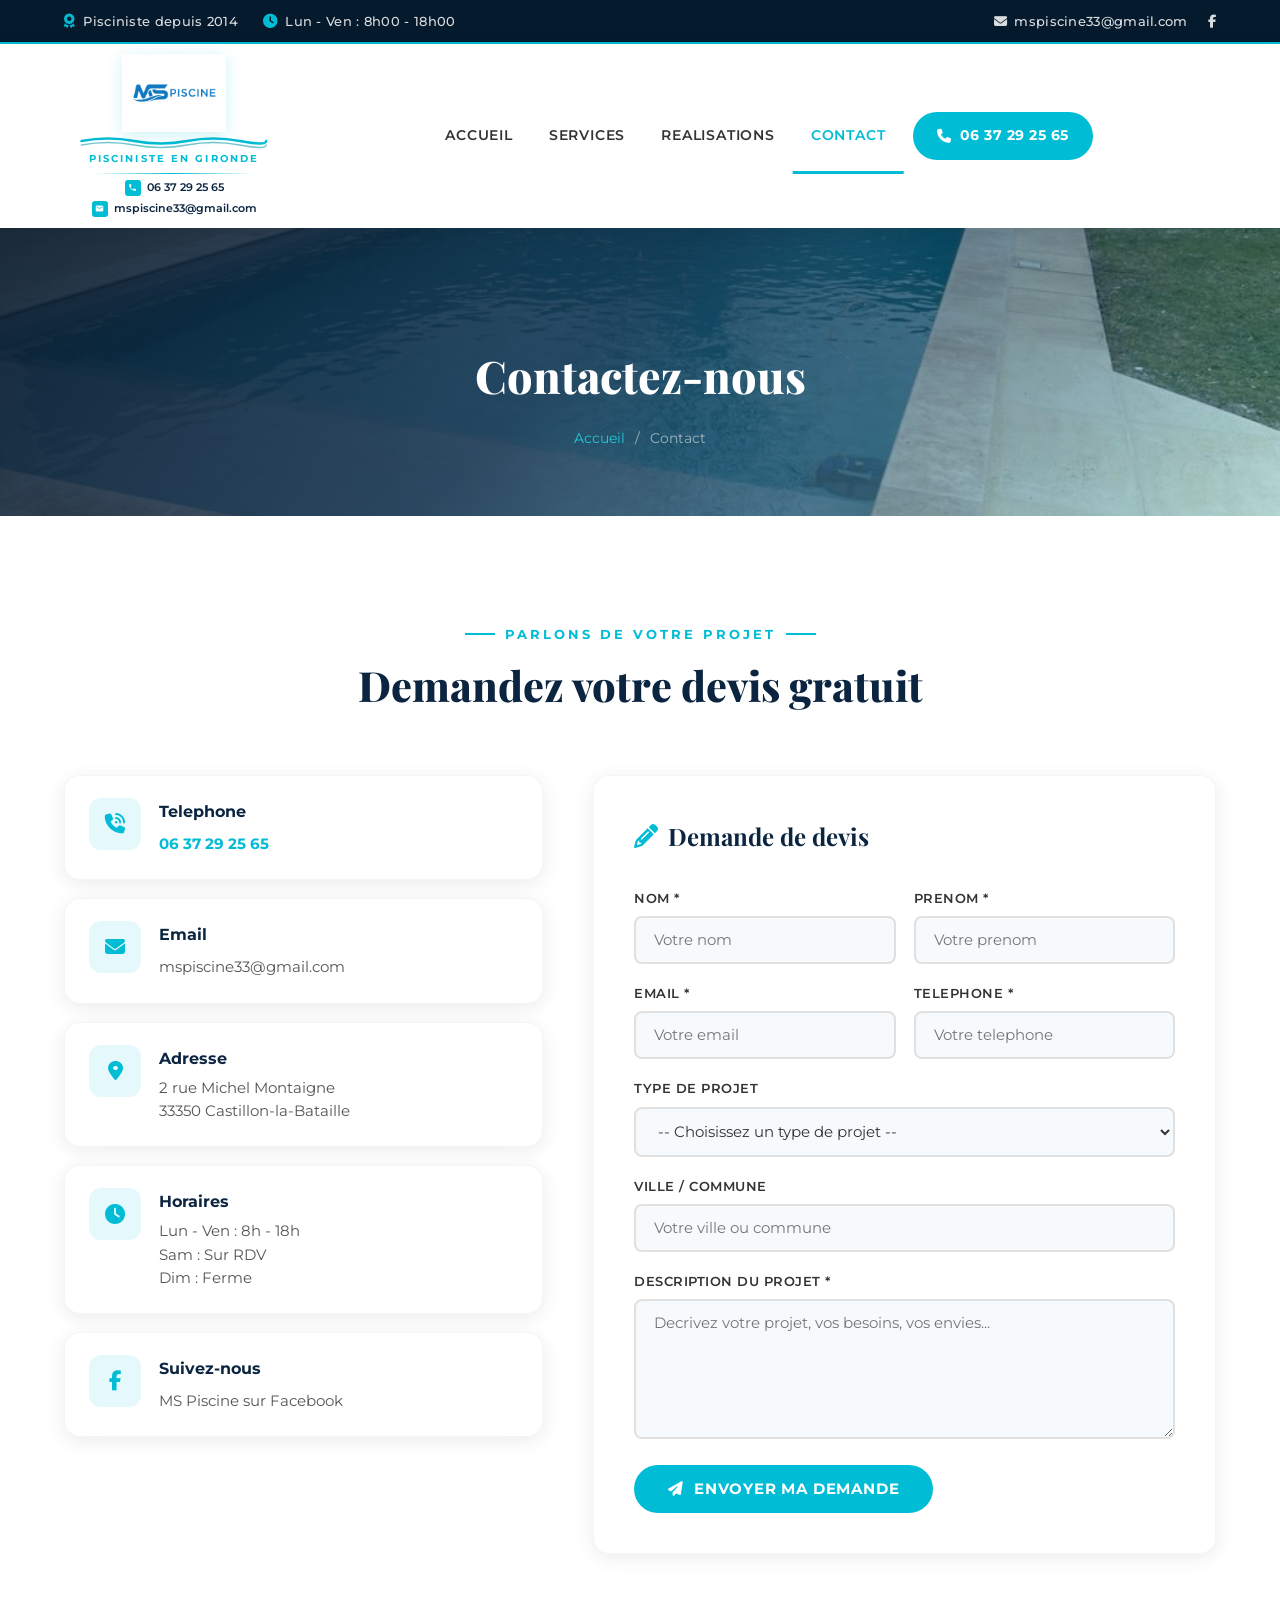
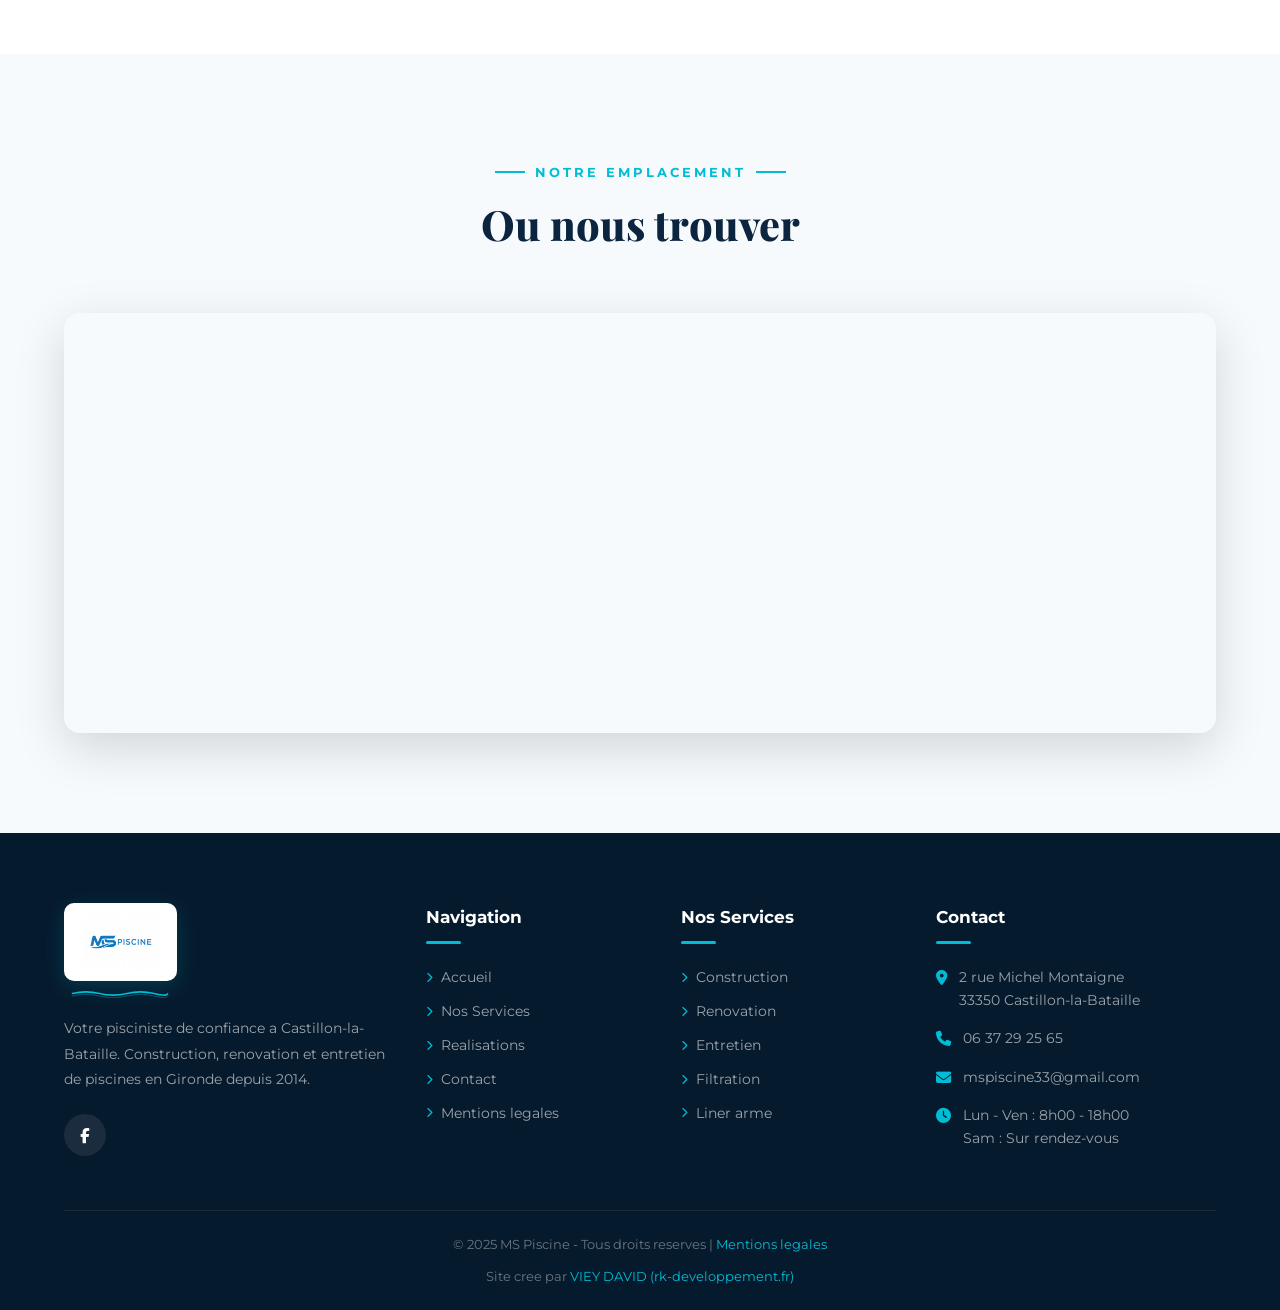
<file: contact.html>
<!DOCTYPE html>
<html lang="fr">
<head>
    <meta charset="UTF-8">
    <meta name="viewport" content="width=device-width, initial-scale=1.0">
    <meta name="description" content="Contactez MS Piscine a Castillon-la-Bataille (33350) - Demandez votre devis gratuit pour construction, renovation ou entretien de piscine. Tel : 06 37 29 25 65">
    <meta name="keywords" content="contact pisciniste, devis piscine, MS Piscine, Castillon-la-Bataille, 33350, Gironde, devis gratuit piscine">
    <meta property="og:title" content="Contact | MS Piscine - Pisciniste en Gironde">
    <meta property="og:description" content="Demandez votre devis gratuit pour votre projet de piscine. MS Piscine, pisciniste a Castillon-la-Bataille. Tel : 06 37 29 25 65.">
    <meta property="og:type" content="website">
    <meta property="og:locale" content="fr_FR">
    <title>Contact | MS Piscine - Devis Gratuit Piscine Castillon-la-Bataille (33)</title>
    <link rel="icon" href="favicon.ico" sizes="any">
    <link rel="icon" type="image/png" sizes="16x16" href="favicon-16x16.png">
    <link rel="icon" type="image/png" sizes="32x32" href="favicon-32x32.png">
    <link rel="icon" type="image/png" sizes="48x48" href="favicon-48x48.png">
    <link rel="apple-touch-icon" sizes="180x180" href="apple-touch-icon.png">
    <link rel="manifest" href="site.webmanifest">
    <meta name="theme-color" content="#00bcd4">
    <link rel="stylesheet" href="https://cdnjs.cloudflare.com/ajax/libs/font-awesome/6.5.1/css/all.min.css">
    <link rel="stylesheet" href="css/style.css">
</head>
<body>

    <!-- Preloader -->
    <div class="preloader">
        <img src="IMAGES/logo.jpg" alt="MS Piscine" class="preloader-logo">
        <div class="preloader-spinner"></div>
    </div>

    <!-- Top Bar -->
    <div class="top-bar">
        <div class="container">
            <div class="top-bar-left">
                <span><i class="fas fa-award"></i> Pisciniste depuis 2014</span>
                <span><i class="fas fa-clock"></i> Lun - Ven : 8h00 - 18h00</span>
            </div>
            <div class="top-bar-right">
                <a href="mailto:mspiscine33@gmail.com"><i class="fas fa-envelope"></i> mspiscine33@gmail.com</a>
                <a href="https://www.facebook.com/people/MS-Piscine/61552751069853/" target="_blank" rel="noopener"><i class="fab fa-facebook-f"></i></a>
            </div>
        </div>
    </div>

    <!-- Header -->
    <header class="header">
        <div class="container">
            <a href="index.html" class="logo">
                <div class="ms-logo">
                    <div class="ms-brand">
                        <img src="IMAGES/logo.jpg" alt="MS Piscine" class="ms-brand-img">
                        <svg class="ms-brand-wave" viewBox="0 0 220 14" preserveAspectRatio="none" xmlns="http://www.w3.org/2000/svg">
                            <path class="ms-wave ms-wave-1" d="M5,7 Q35,2 65,7 T125,7 T185,7 T215,7" stroke="#00bcd4" stroke-width="2.5" fill="none" stroke-linecap="round" stroke-dasharray="260" stroke-dashoffset="260"/>
                            <path class="ms-wave ms-wave-2" d="M5,11 Q35,6 65,11 T125,11 T185,11 T215,11" stroke="#0097a7" stroke-width="1.5" fill="none" opacity="0.55" stroke-linecap="round" stroke-dasharray="260" stroke-dashoffset="260"/>
                        </svg>
                    </div>
                    <div class="ms-subtitle">Pisciniste en Gironde</div>
                    <div class="ms-divider"></div>
                    <div class="ms-contact">
                        <div class="ms-contact-item"><span class="icon"><svg viewBox="0 0 24 24"><path d="M6.6 10.8c1.4 2.8 3.8 5.1 6.6 6.6l2.2-2.2c.3-.3.7-.4 1-.2 1.1.4 2.3.6 3.6.6.6 0 1 .4 1 1V20c0 .6-.4 1-1 1-9.4 0-17-7.6-17-17 0-.6.4-1 1-1h3.5c.6 0 1 .4 1 1 0 1.3.2 2.5.6 3.6.1.3 0 .7-.2 1L6.6 10.8z"/></svg></span><span>06 37 29 25 65</span></div>
                        <div class="ms-contact-item"><span class="icon"><svg viewBox="0 0 24 24"><path d="M20 4H4c-1.1 0-2 .9-2 2v12c0 1.1.9 2 2 2h16c1.1 0 2-.9 2-2V6c0-1.1-.9-2-2-2zm0 4l-8 5-8-5V6l8 5 8-5v2z"/></svg></span><span>mspiscine33@gmail.com</span></div>
                    </div>
                </div>
            </a>

            <nav class="nav-menu">
                <a href="index.html">Accueil</a>
                <a href="services.html">Services</a>
                <a href="galerie.html">Realisations</a>
                <a href="contact.html" class="active">Contact</a>
                <a href="tel:+33637292565" class="nav-cta"><i class="fas fa-phone"></i> 06 37 29 25 65</a>
            </nav>

            <a href="tel:+33637292565" class="header-phone">
                <i class="fas fa-phone-volume"></i>
                <span>06 37 29 25 65</span>
            </a>

            <div class="hamburger">
                <span></span><span></span><span></span>
            </div>
        </div>
    </header>

    <div class="nav-overlay"></div>

    <!-- ==================== PAGE HERO ==================== -->
    <section class="page-hero">
        <div class="page-hero-overlay"></div>
        <div class="container">
            <h1>Contactez-nous</h1>
            <div class="breadcrumb">
                <a href="index.html">Accueil</a>
                <span>/</span>
                <span>Contact</span>
            </div>
        </div>
    </section>

    <!-- ==================== CONTACT ==================== -->
    <section class="section" id="contact">
        <div class="container">
            <div class="section-header fade-in">
                <div class="overline">Parlons de votre projet</div>
                <h2>Demandez votre devis gratuit</h2>
            </div>

            <div class="contact-grid">
                <!-- Informations de contact -->
                <div class="contact-info-cards fade-in-left">
                    <div class="contact-info-card">
                        <div class="contact-info-icon">
                            <i class="fas fa-phone-volume"></i>
                        </div>
                        <div class="contact-info-body">
                            <h4>Telephone</h4>
                            <a href="tel:+33637292565" style="color:#00bcd4;font-weight:700;">06 37 29 25 65</a>
                        </div>
                    </div>

                    <div class="contact-info-card">
                        <div class="contact-info-icon">
                            <i class="fas fa-envelope"></i>
                        </div>
                        <div class="contact-info-body">
                            <h4>Email</h4>
                            <a href="mailto:mspiscine33@gmail.com">mspiscine33@gmail.com</a>
                        </div>
                    </div>

                    <div class="contact-info-card">
                        <div class="contact-info-icon">
                            <i class="fas fa-map-marker-alt"></i>
                        </div>
                        <div class="contact-info-body">
                            <h4>Adresse</h4>
                            <p>2 rue Michel Montaigne<br>33350 Castillon-la-Bataille</p>
                        </div>
                    </div>

                    <div class="contact-info-card">
                        <div class="contact-info-icon">
                            <i class="fas fa-clock"></i>
                        </div>
                        <div class="contact-info-body">
                            <h4>Horaires</h4>
                            <p>Lun - Ven : 8h - 18h<br>Sam : Sur RDV<br>Dim : Ferme</p>
                        </div>
                    </div>

                    <div class="contact-info-card">
                        <div class="contact-info-icon">
                            <i class="fab fa-facebook-f"></i>
                        </div>
                        <div class="contact-info-body">
                            <h4>Suivez-nous</h4>
                            <a href="https://www.facebook.com/people/MS-Piscine/61552751069853/" target="_blank" rel="noopener">MS Piscine sur Facebook</a>
                        </div>
                    </div>
                </div>

                <!-- Formulaire de contact -->
                <div class="contact-form fade-in-right">
                    <h3><i class="fas fa-pencil-alt"></i> Demande de devis</h3>
                    <div id="formFeedback" class="form-feedback" hidden></div>
                    <form id="contactForm" action="contact.php" method="POST" novalidate>
                        <input type="text" name="website" class="hp-field" tabindex="-1" autocomplete="off" aria-hidden="true">
                        <div class="form-row">
                            <div class="form-group">
                                <label for="nom">Nom *</label>
                                <input type="text" id="nom" name="nom" placeholder="Votre nom" required>
                            </div>
                            <div class="form-group">
                                <label for="prenom">Prenom *</label>
                                <input type="text" id="prenom" name="prenom" placeholder="Votre prenom" required>
                            </div>
                        </div>
                        <div class="form-row">
                            <div class="form-group">
                                <label for="email">Email *</label>
                                <input type="email" id="email" name="email" placeholder="Votre email" required>
                            </div>
                            <div class="form-group">
                                <label for="telephone">Telephone *</label>
                                <input type="tel" id="telephone" name="telephone" placeholder="Votre telephone" required>
                            </div>
                        </div>
                        <div class="form-group">
                            <label for="projet">Type de projet</label>
                            <select id="projet" name="projet">
                                <option value="" disabled selected>-- Choisissez un type de projet --</option>
                                <option value="construction">Construction de piscine</option>
                                <option value="renovation">Renovation de piscine</option>
                                <option value="entretien">Entretien de piscine</option>
                                <option value="depannage">Depannage</option>
                                <option value="liner">Liner arme</option>
                                <option value="filtration">Filtration & Equipements</option>
                                <option value="autre">Autre</option>
                            </select>
                        </div>
                        <div class="form-group">
                            <label for="ville">Ville / Commune</label>
                            <input type="text" id="ville" name="ville" placeholder="Votre ville ou commune">
                        </div>
                        <div class="form-group">
                            <label for="message">Description du projet *</label>
                            <textarea id="message" name="message" rows="5" placeholder="Decrivez votre projet, vos besoins, vos envies..." required></textarea>
                        </div>
                        <button type="submit" class="btn btn-cyan"><i class="fas fa-paper-plane"></i> Envoyer ma demande</button>
                    </form>
                </div>
            </div>
        </div>
    </section>

    <!-- ==================== CARTE ==================== -->
    <section class="section section-light" id="localisation">
        <div class="container">
            <div class="section-header fade-in">
                <div class="overline">Notre emplacement</div>
                <h2>Ou nous trouver</h2>
            </div>
            <div class="zone-map fade-in">
                <iframe
                    src="https://www.google.com/maps/embed?pb=!1m18!1m12!1m3!1d2830.5!2d-0.0395!3d44.8520!2m3!1f0!2f0!3f0!3m2!1i1024!2i768!4f13.1!3m3!1m2!1s0xd5541e12ccb9a1d%3A0x40665174813d340!2s33350%20Castillon-la-Bataille!5e0!3m2!1sfr!2sfr!4v1"
                    allowfullscreen="" loading="lazy"
                    referrerpolicy="no-referrer-when-downgrade"
                    title="MS Piscine - Castillon-la-Bataille 33350">
                </iframe>
            </div>
        </div>
    </section>

    <!-- ==================== FOOTER ==================== -->
    <footer class="footer">
        <div class="container">
            <div class="footer-grid">
                <div class="footer-col footer-about">
                    <div class="footer-logo">
                        <img src="IMAGES/logo.jpg" alt="MS Piscine">
                        <svg class="footer-brand-wave" viewBox="0 0 220 14" preserveAspectRatio="none" xmlns="http://www.w3.org/2000/svg">
                            <path d="M5,7 Q35,2 65,7 T125,7 T185,7 T215,7" stroke="#00bcd4" stroke-width="2.5" fill="none" stroke-linecap="round"/>
                            <path d="M5,11 Q35,6 65,11 T125,11 T185,11 T215,11" stroke="#0097a7" stroke-width="1.5" fill="none" opacity="0.55" stroke-linecap="round"/>
                        </svg>
                    </div>
                    <p>Votre pisciniste de confiance a Castillon-la-Bataille. Construction, renovation et entretien de piscines en Gironde depuis 2014.</p>
                    <div class="footer-socials">
                        <a href="https://www.facebook.com/people/MS-Piscine/61552751069853/" target="_blank" rel="noopener" aria-label="Facebook"><i class="fab fa-facebook-f"></i></a>
                    </div>
                </div>
                <div class="footer-col">
                    <h4>Navigation</h4>
                    <ul class="footer-links">
                        <li><a href="index.html"><i class="fas fa-chevron-right"></i> Accueil</a></li>
                        <li><a href="services.html"><i class="fas fa-chevron-right"></i> Nos Services</a></li>
                        <li><a href="galerie.html"><i class="fas fa-chevron-right"></i> Realisations</a></li>
                        <li><a href="contact.html"><i class="fas fa-chevron-right"></i> Contact</a></li>
                        <li><a href="mentions-legales.html"><i class="fas fa-chevron-right"></i> Mentions legales</a></li>
                    </ul>
                </div>
                <div class="footer-col">
                    <h4>Nos Services</h4>
                    <ul class="footer-links">
                        <li><a href="services.html#construction"><i class="fas fa-chevron-right"></i> Construction</a></li>
                        <li><a href="services.html#renovation"><i class="fas fa-chevron-right"></i> Renovation</a></li>
                        <li><a href="services.html#entretien"><i class="fas fa-chevron-right"></i> Entretien</a></li>
                        <li><a href="services.html#filtration"><i class="fas fa-chevron-right"></i> Filtration</a></li>
                        <li><a href="services.html#liner"><i class="fas fa-chevron-right"></i> Liner arme</a></li>
                    </ul>
                </div>
                <div class="footer-col">
                    <h4>Contact</h4>
                    <ul class="footer-contact">
                        <li><i class="fas fa-map-marker-alt"></i> 2 rue Michel Montaigne<br>33350 Castillon-la-Bataille</li>
                        <li><i class="fas fa-phone"></i> <a href="tel:+33637292565">06 37 29 25 65</a></li>
                        <li><i class="fas fa-envelope"></i> <a href="mailto:mspiscine33@gmail.com">mspiscine33@gmail.com</a></li>
                        <li><i class="fas fa-clock"></i> Lun - Ven : 8h00 - 18h00<br>Sam : Sur rendez-vous</li>
                    </ul>
                </div>
            </div>
            <div class="footer-bottom">
                <p>&copy; 2025 MS Piscine - Tous droits reserves | <a href="mentions-legales.html">Mentions legales</a></p>
                <p class="footer-credits">Site cree par <a href="https://rk-developpement.fr" target="_blank" rel="noopener">VIEY DAVID (rk-developpement.fr)</a></p>
            </div>
        </div>
    </footer>

    <button class="scroll-top" aria-label="Retour en haut"><i class="fas fa-arrow-up"></i></button>

    <script src="js/main.js"></script>
</body>
</html>
</file>
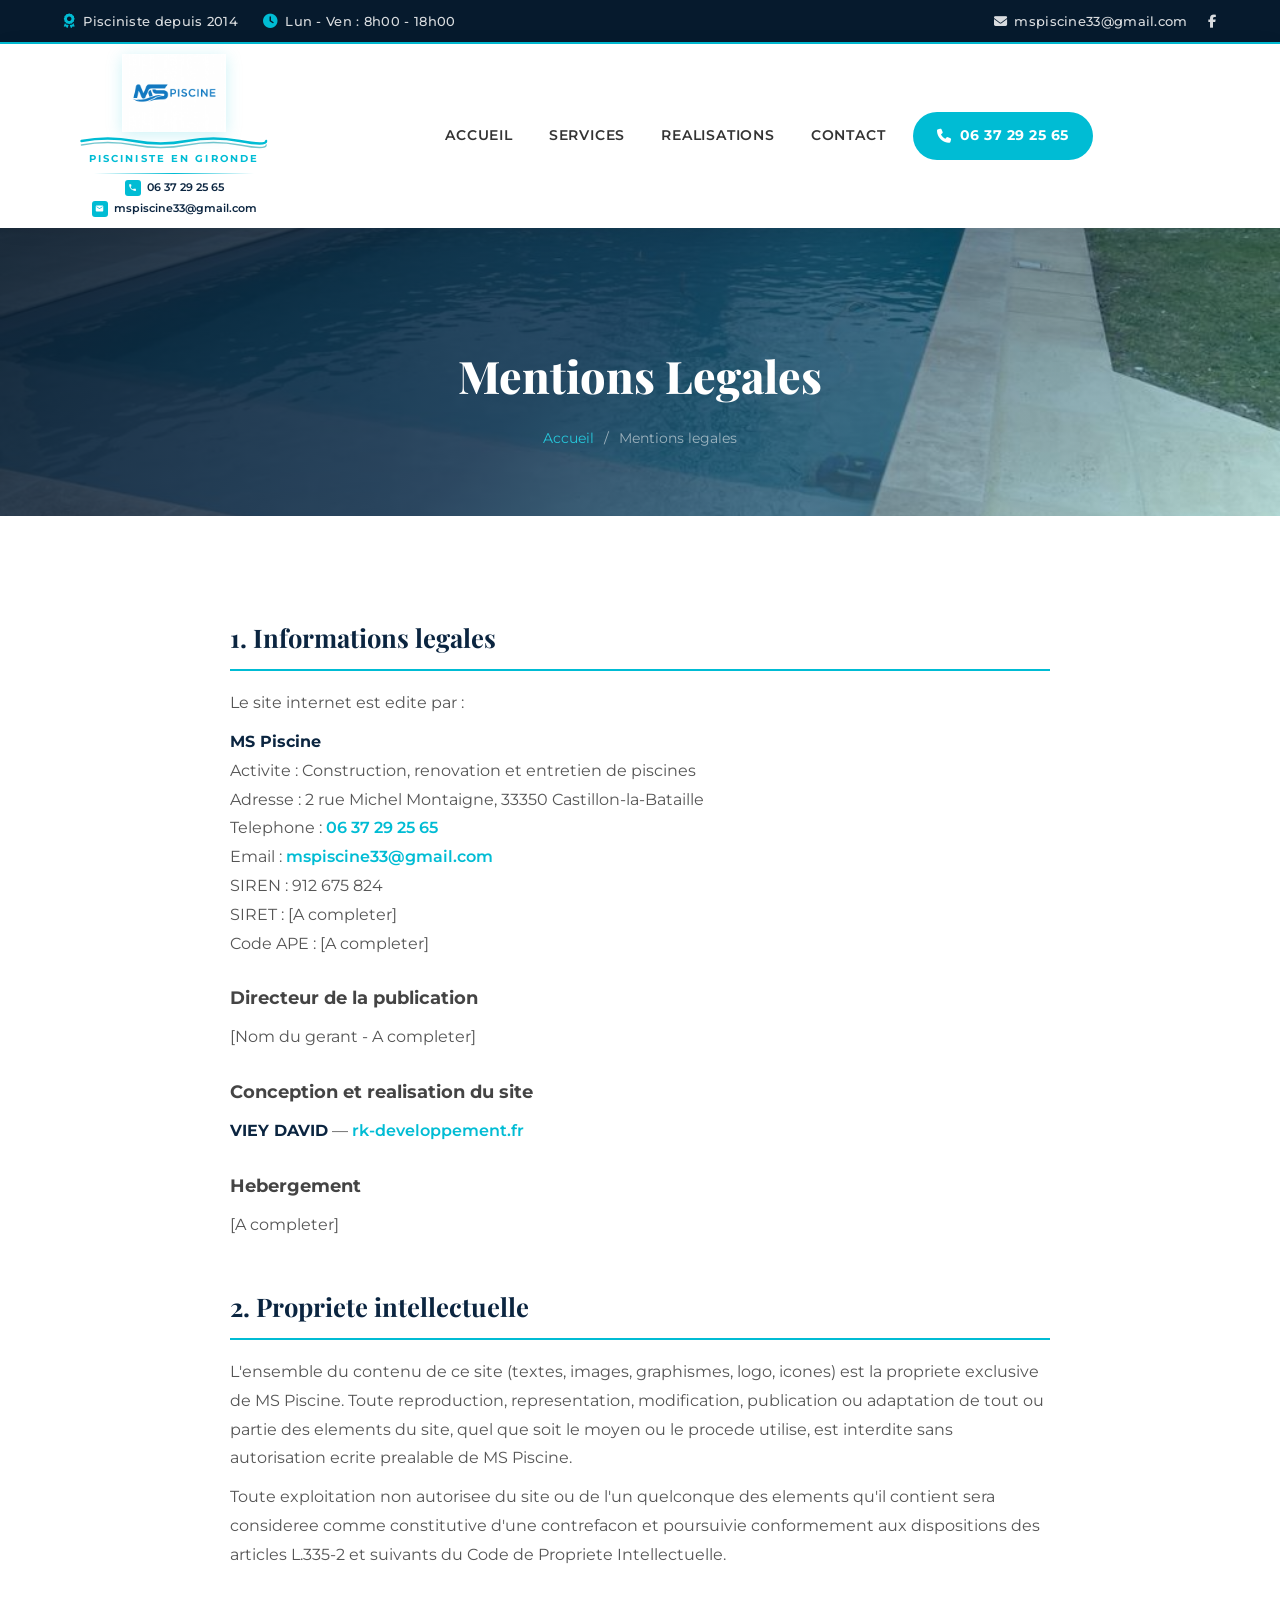
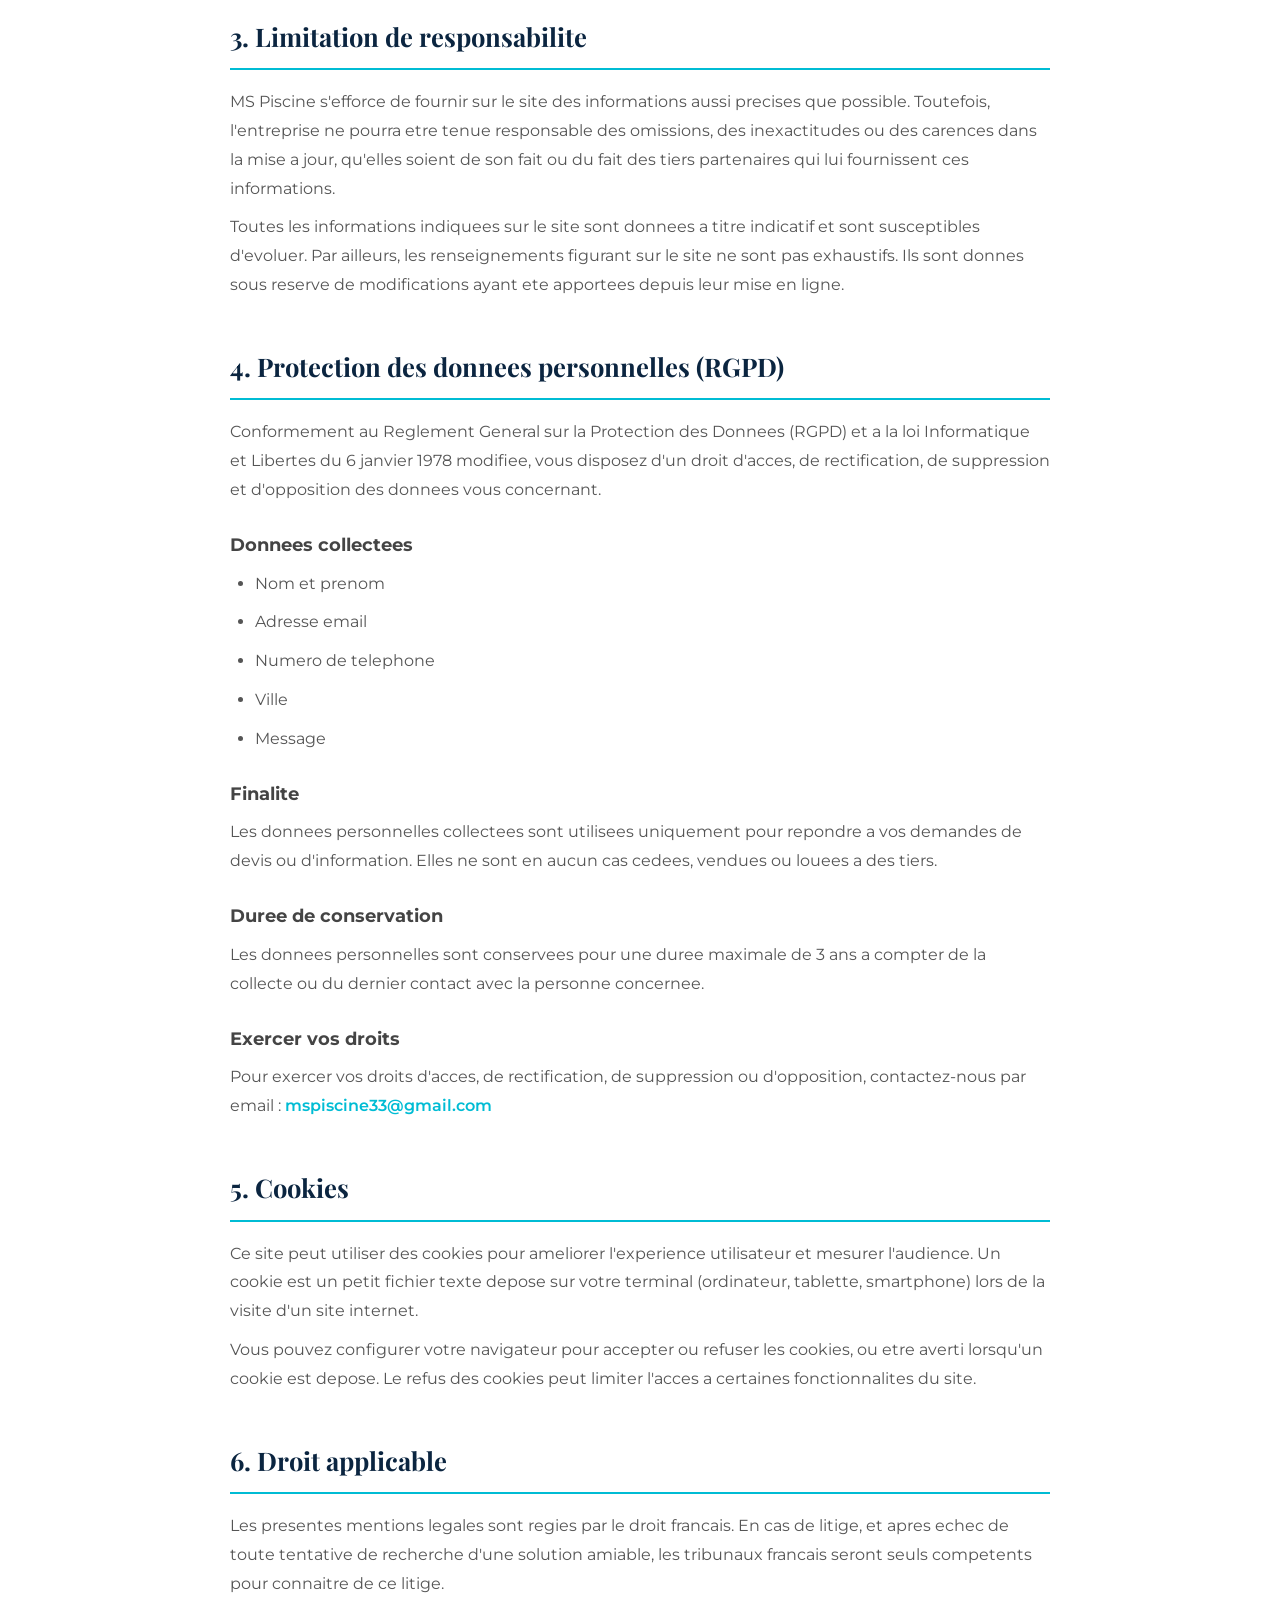
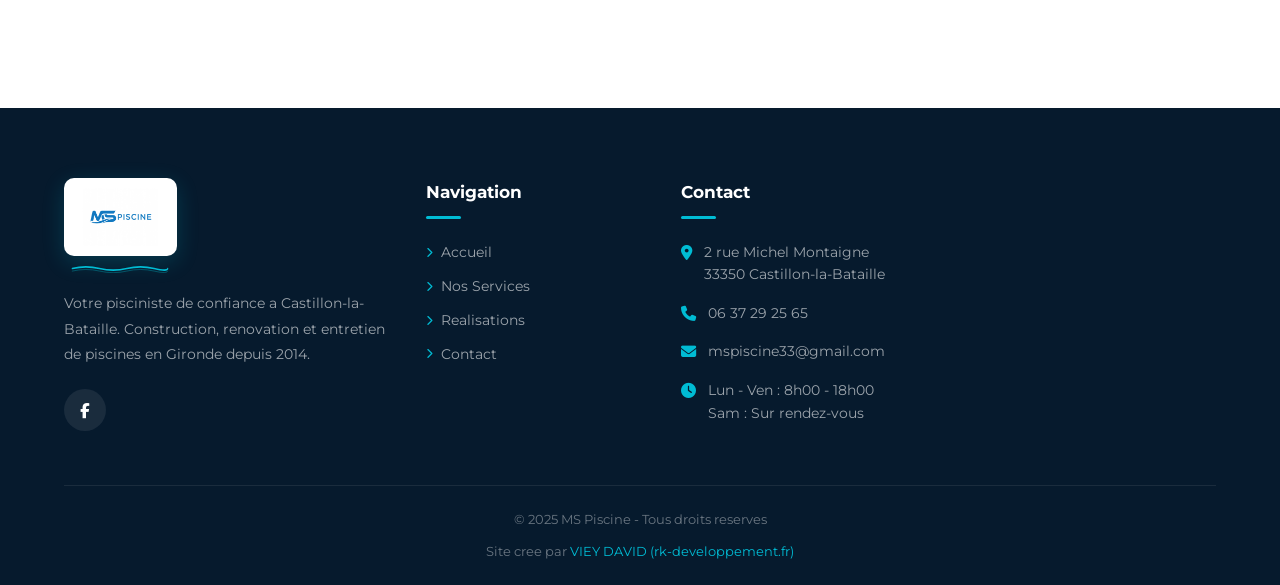
<file: mentions-legales.html>
<!DOCTYPE html>
<html lang="fr">
<head>
    <meta charset="UTF-8">
    <meta name="viewport" content="width=device-width, initial-scale=1.0">
    <meta name="description" content="Mentions legales et politique de confidentialite - MS Piscine, Castillon-la-Bataille (33350).">
    <meta name="robots" content="noindex, nofollow">
    <title>Mentions Legales | MS Piscine - Castillon-la-Bataille</title>
    <link rel="icon" href="favicon.ico" sizes="any">
    <link rel="icon" type="image/png" sizes="16x16" href="favicon-16x16.png">
    <link rel="icon" type="image/png" sizes="32x32" href="favicon-32x32.png">
    <link rel="icon" type="image/png" sizes="48x48" href="favicon-48x48.png">
    <link rel="apple-touch-icon" sizes="180x180" href="apple-touch-icon.png">
    <link rel="manifest" href="site.webmanifest">
    <meta name="theme-color" content="#00bcd4">
    <link rel="stylesheet" href="https://cdnjs.cloudflare.com/ajax/libs/font-awesome/6.5.1/css/all.min.css">
    <link rel="stylesheet" href="css/style.css">
</head>
<body>

    <!-- Top Bar -->
    <div class="top-bar">
        <div class="container">
            <div class="top-bar-left">
                <span><i class="fas fa-award"></i> Pisciniste depuis 2014</span>
                <span><i class="fas fa-clock"></i> Lun - Ven : 8h00 - 18h00</span>
            </div>
            <div class="top-bar-right">
                <a href="mailto:mspiscine33@gmail.com"><i class="fas fa-envelope"></i> mspiscine33@gmail.com</a>
                <a href="https://www.facebook.com/people/MS-Piscine/61552751069853/" target="_blank" rel="noopener"><i class="fab fa-facebook-f"></i></a>
            </div>
        </div>
    </div>

    <!-- Header -->
    <header class="header">
        <div class="container">
            <a href="index.html" class="logo">
                <div class="ms-logo">
                    <div class="ms-brand">
                        <img src="IMAGES/logo.jpg" alt="MS Piscine" class="ms-brand-img">
                        <svg class="ms-brand-wave" viewBox="0 0 220 14" preserveAspectRatio="none" xmlns="http://www.w3.org/2000/svg">
                            <path class="ms-wave ms-wave-1" d="M5,7 Q35,2 65,7 T125,7 T185,7 T215,7" stroke="#00bcd4" stroke-width="2.5" fill="none" stroke-linecap="round" stroke-dasharray="260" stroke-dashoffset="260"/>
                            <path class="ms-wave ms-wave-2" d="M5,11 Q35,6 65,11 T125,11 T185,11 T215,11" stroke="#0097a7" stroke-width="1.5" fill="none" opacity="0.55" stroke-linecap="round" stroke-dasharray="260" stroke-dashoffset="260"/>
                        </svg>
                    </div>
                    <div class="ms-subtitle">Pisciniste en Gironde</div>
                    <div class="ms-divider"></div>
                    <div class="ms-contact">
                        <div class="ms-contact-item"><span class="icon"><svg viewBox="0 0 24 24"><path d="M6.6 10.8c1.4 2.8 3.8 5.1 6.6 6.6l2.2-2.2c.3-.3.7-.4 1-.2 1.1.4 2.3.6 3.6.6.6 0 1 .4 1 1V20c0 .6-.4 1-1 1-9.4 0-17-7.6-17-17 0-.6.4-1 1-1h3.5c.6 0 1 .4 1 1 0 1.3.2 2.5.6 3.6.1.3 0 .7-.2 1L6.6 10.8z"/></svg></span><span>06 37 29 25 65</span></div>
                        <div class="ms-contact-item"><span class="icon"><svg viewBox="0 0 24 24"><path d="M20 4H4c-1.1 0-2 .9-2 2v12c0 1.1.9 2 2 2h16c1.1 0 2-.9 2-2V6c0-1.1-.9-2-2-2zm0 4l-8 5-8-5V6l8 5 8-5v2z"/></svg></span><span>mspiscine33@gmail.com</span></div>
                    </div>
                </div>
            </a>

            <nav class="nav-menu">
                <a href="index.html">Accueil</a>
                <a href="services.html">Services</a>
                <a href="galerie.html">Realisations</a>
                <a href="contact.html">Contact</a>
                <a href="tel:+33637292565" class="nav-cta"><i class="fas fa-phone"></i> 06 37 29 25 65</a>
            </nav>

            <a href="tel:+33637292565" class="header-phone">
                <i class="fas fa-phone-volume"></i>
                <span>06 37 29 25 65</span>
            </a>

            <div class="hamburger">
                <span></span><span></span><span></span>
            </div>
        </div>
    </header>

    <div class="nav-overlay"></div>

    <!-- ==================== PAGE HERO ==================== -->
    <section class="page-hero">
        <div class="container">
            <h1>Mentions Legales</h1>
            <div class="breadcrumb">
                <a href="index.html">Accueil</a><span>/</span><span>Mentions legales</span>
            </div>
        </div>
    </section>

    <!-- ==================== CONTENU MENTIONS LEGALES ==================== -->
    <section class="section">
        <div class="container">
            <div class="legal-content">

                <h2>1. Informations legales</h2>
                <p>Le site internet est edite par :</p>
                <p>
                    <strong>MS Piscine</strong><br>
                    Activite : Construction, renovation et entretien de piscines<br>
                    Adresse : 2 rue Michel Montaigne, 33350 Castillon-la-Bataille<br>
                    Telephone : <a href="tel:+33637292565">06 37 29 25 65</a><br>
                    Email : <a href="mailto:mspiscine33@gmail.com">mspiscine33@gmail.com</a><br>
                    SIREN : 912 675 824<br>
                    SIRET : [A completer]<br>
                    Code APE : [A completer]
                </p>

                <h3>Directeur de la publication</h3>
                <p>[Nom du gerant - A completer]</p>

                <h3>Conception et realisation du site</h3>
                <p><strong>VIEY DAVID</strong> &mdash; <a href="https://rk-developpement.fr" target="_blank" rel="noopener">rk-developpement.fr</a></p>

                <h3>Hebergement</h3>
                <p>[A completer]</p>

                <h2>2. Propriete intellectuelle</h2>
                <p>L'ensemble du contenu de ce site (textes, images, graphismes, logo, icones) est la propriete exclusive de MS Piscine. Toute reproduction, representation, modification, publication ou adaptation de tout ou partie des elements du site, quel que soit le moyen ou le procede utilise, est interdite sans autorisation ecrite prealable de MS Piscine.</p>
                <p>Toute exploitation non autorisee du site ou de l'un quelconque des elements qu'il contient sera consideree comme constitutive d'une contrefacon et poursuivie conformement aux dispositions des articles L.335-2 et suivants du Code de Propriete Intellectuelle.</p>

                <h2>3. Limitation de responsabilite</h2>
                <p>MS Piscine s'efforce de fournir sur le site des informations aussi precises que possible. Toutefois, l'entreprise ne pourra etre tenue responsable des omissions, des inexactitudes ou des carences dans la mise a jour, qu'elles soient de son fait ou du fait des tiers partenaires qui lui fournissent ces informations.</p>
                <p>Toutes les informations indiquees sur le site sont donnees a titre indicatif et sont susceptibles d'evoluer. Par ailleurs, les renseignements figurant sur le site ne sont pas exhaustifs. Ils sont donnes sous reserve de modifications ayant ete apportees depuis leur mise en ligne.</p>

                <h2 id="rgpd">4. Protection des donnees personnelles (RGPD)</h2>
                <p>Conformement au Reglement General sur la Protection des Donnees (RGPD) et a la loi Informatique et Libertes du 6 janvier 1978 modifiee, vous disposez d'un droit d'acces, de rectification, de suppression et d'opposition des donnees vous concernant.</p>

                <h3>Donnees collectees</h3>
                <ul>
                    <li>Nom et prenom</li>
                    <li>Adresse email</li>
                    <li>Numero de telephone</li>
                    <li>Ville</li>
                    <li>Message</li>
                </ul>

                <h3>Finalite</h3>
                <p>Les donnees personnelles collectees sont utilisees uniquement pour repondre a vos demandes de devis ou d'information. Elles ne sont en aucun cas cedees, vendues ou louees a des tiers.</p>

                <h3>Duree de conservation</h3>
                <p>Les donnees personnelles sont conservees pour une duree maximale de 3 ans a compter de la collecte ou du dernier contact avec la personne concernee.</p>

                <h3>Exercer vos droits</h3>
                <p>Pour exercer vos droits d'acces, de rectification, de suppression ou d'opposition, contactez-nous par email : <a href="mailto:mspiscine33@gmail.com">mspiscine33@gmail.com</a></p>

                <h2>5. Cookies</h2>
                <p>Ce site peut utiliser des cookies pour ameliorer l'experience utilisateur et mesurer l'audience. Un cookie est un petit fichier texte depose sur votre terminal (ordinateur, tablette, smartphone) lors de la visite d'un site internet.</p>
                <p>Vous pouvez configurer votre navigateur pour accepter ou refuser les cookies, ou etre averti lorsqu'un cookie est depose. Le refus des cookies peut limiter l'acces a certaines fonctionnalites du site.</p>

                <h2>6. Droit applicable</h2>
                <p>Les presentes mentions legales sont regies par le droit francais. En cas de litige, et apres echec de toute tentative de recherche d'une solution amiable, les tribunaux francais seront seuls competents pour connaitre de ce litige.</p>

            </div>
        </div>
    </section>

    <!-- ==================== FOOTER ==================== -->
    <footer class="footer">
        <div class="container">
            <div class="footer-grid">
                <div class="footer-col footer-about">
                    <div class="footer-logo">
                        <img src="IMAGES/logo.jpg" alt="MS Piscine">
                        <svg class="footer-brand-wave" viewBox="0 0 220 14" preserveAspectRatio="none" xmlns="http://www.w3.org/2000/svg">
                            <path d="M5,7 Q35,2 65,7 T125,7 T185,7 T215,7" stroke="#00bcd4" stroke-width="2.5" fill="none" stroke-linecap="round"/>
                            <path d="M5,11 Q35,6 65,11 T125,11 T185,11 T215,11" stroke="#0097a7" stroke-width="1.5" fill="none" opacity="0.55" stroke-linecap="round"/>
                        </svg>
                    </div>
                    <p>Votre pisciniste de confiance a Castillon-la-Bataille. Construction, renovation et entretien de piscines en Gironde depuis 2014.</p>
                    <div class="footer-socials">
                        <a href="https://www.facebook.com/people/MS-Piscine/61552751069853/" target="_blank" rel="noopener" aria-label="Facebook"><i class="fab fa-facebook-f"></i></a>
                    </div>
                </div>
                <div class="footer-col">
                    <h4>Navigation</h4>
                    <ul class="footer-links">
                        <li><a href="index.html"><i class="fas fa-chevron-right"></i> Accueil</a></li>
                        <li><a href="services.html"><i class="fas fa-chevron-right"></i> Nos Services</a></li>
                        <li><a href="galerie.html"><i class="fas fa-chevron-right"></i> Realisations</a></li>
                        <li><a href="contact.html"><i class="fas fa-chevron-right"></i> Contact</a></li>
                    </ul>
                </div>
                <div class="footer-col">
                    <h4>Contact</h4>
                    <ul class="footer-contact">
                        <li><i class="fas fa-map-marker-alt"></i> 2 rue Michel Montaigne<br>33350 Castillon-la-Bataille</li>
                        <li><i class="fas fa-phone"></i> <a href="tel:+33637292565">06 37 29 25 65</a></li>
                        <li><i class="fas fa-envelope"></i> <a href="mailto:mspiscine33@gmail.com">mspiscine33@gmail.com</a></li>
                        <li><i class="fas fa-clock"></i> Lun - Ven : 8h00 - 18h00<br>Sam : Sur rendez-vous</li>
                    </ul>
                </div>
            </div>
            <div class="footer-bottom">
                <p>&copy; 2025 MS Piscine - Tous droits reserves</p>
                <p class="footer-credits">Site cree par <a href="https://rk-developpement.fr" target="_blank" rel="noopener">VIEY DAVID (rk-developpement.fr)</a></p>
            </div>
        </div>
    </footer>

    <button class="scroll-top" aria-label="Retour en haut"><i class="fas fa-arrow-up"></i></button>

    <script src="js/main.js"></script>
</body>
</html>
</file>
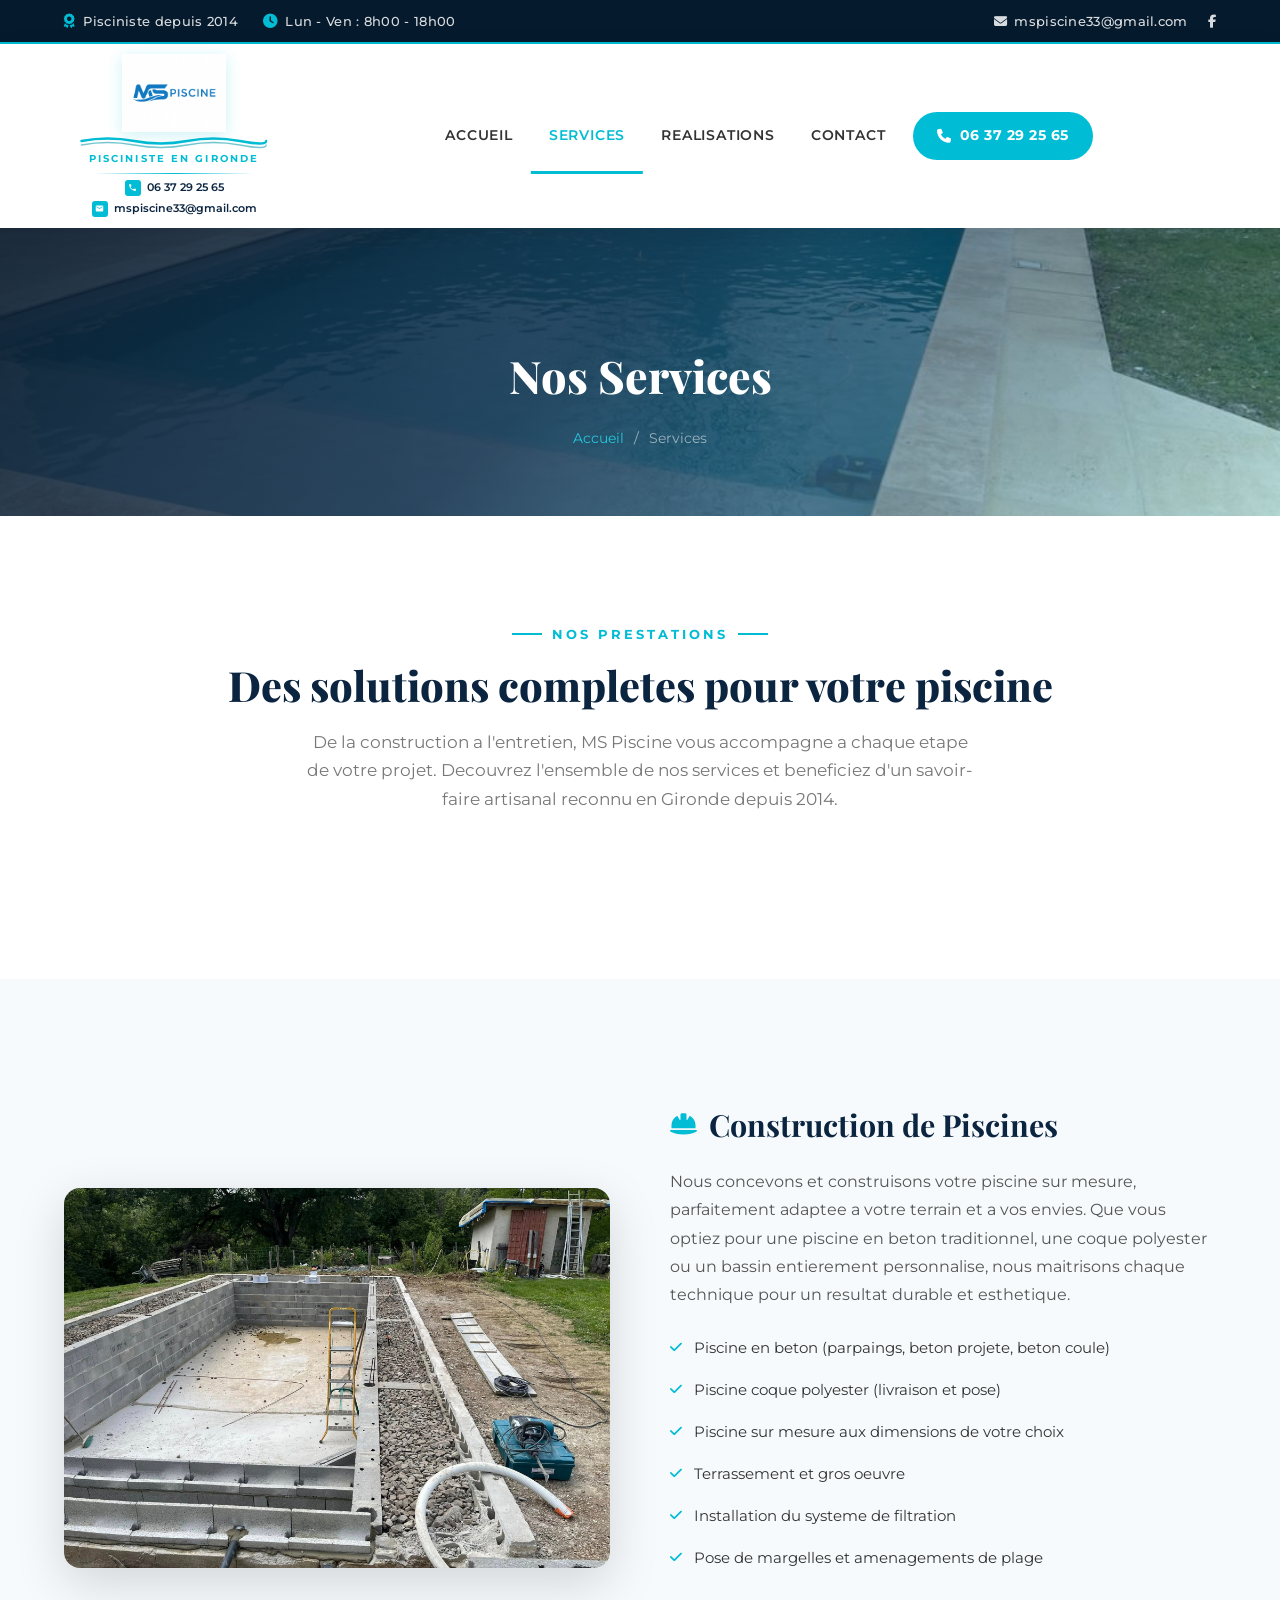
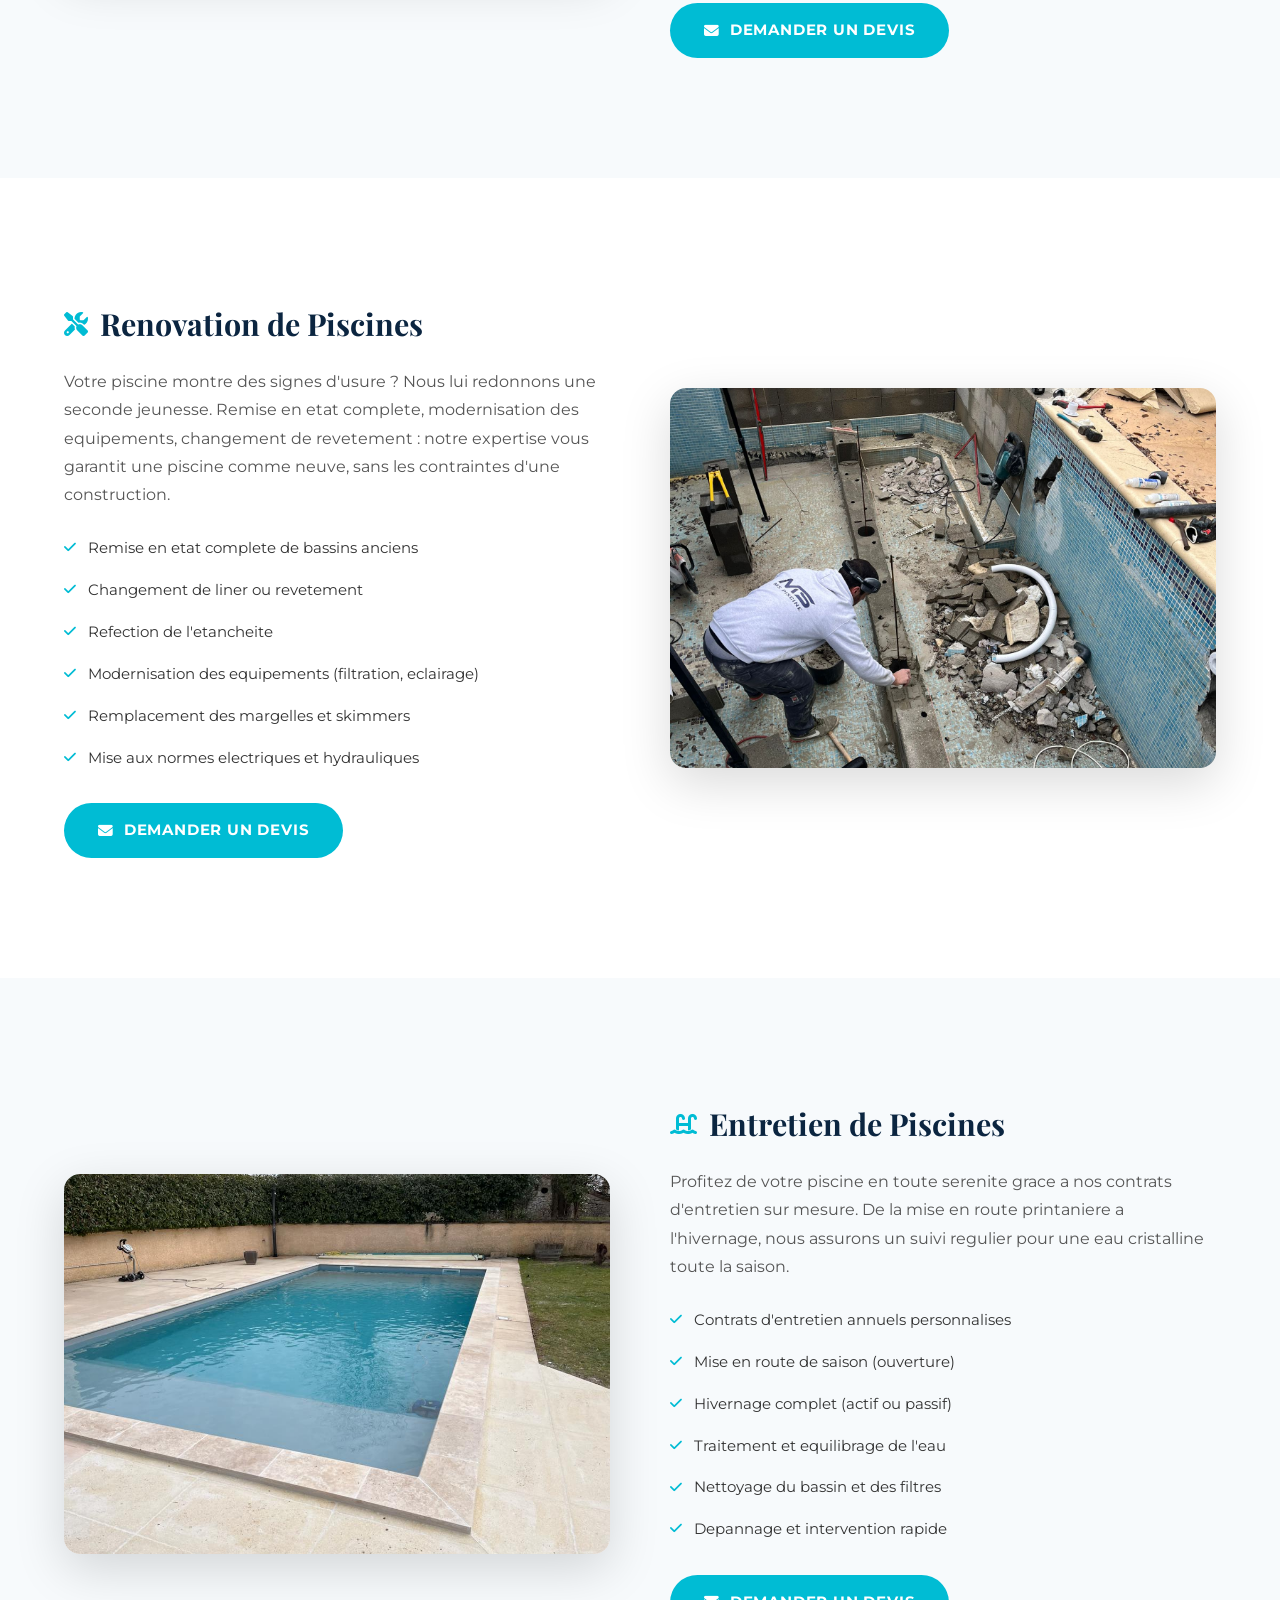
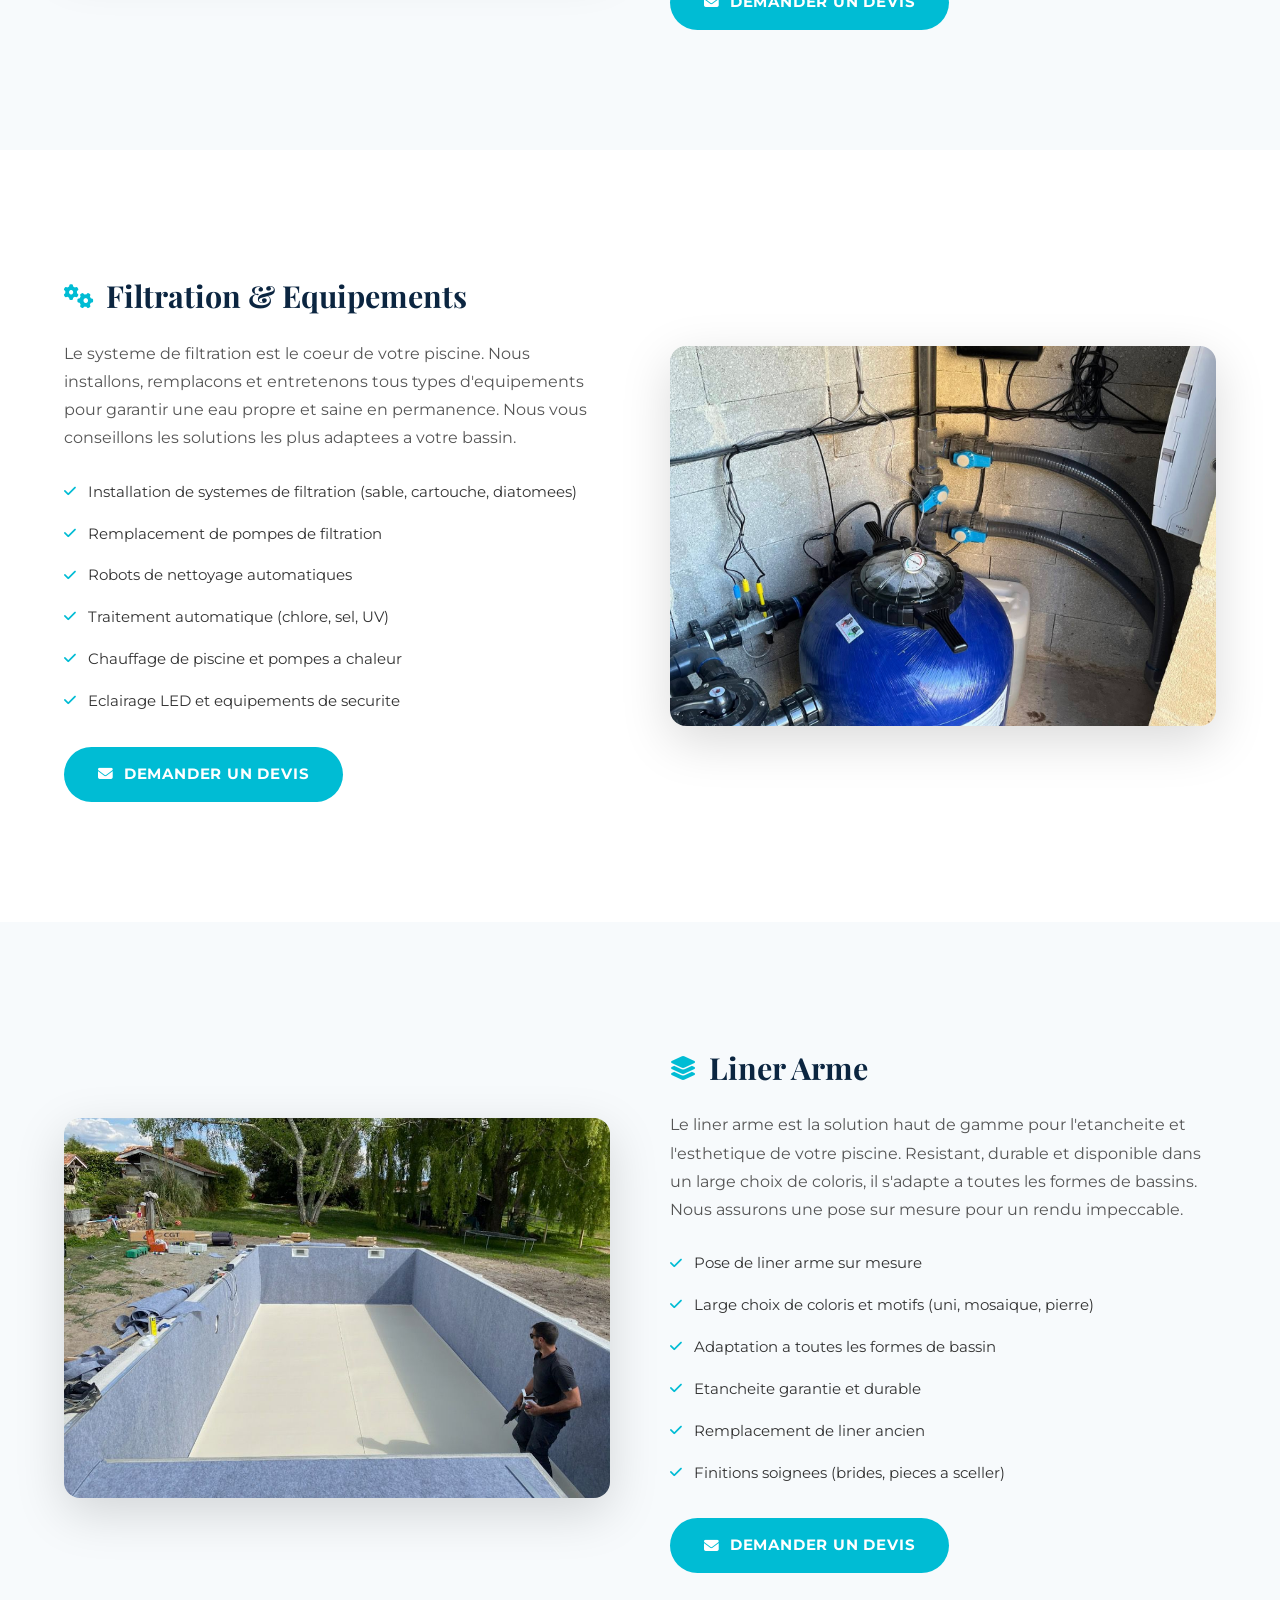
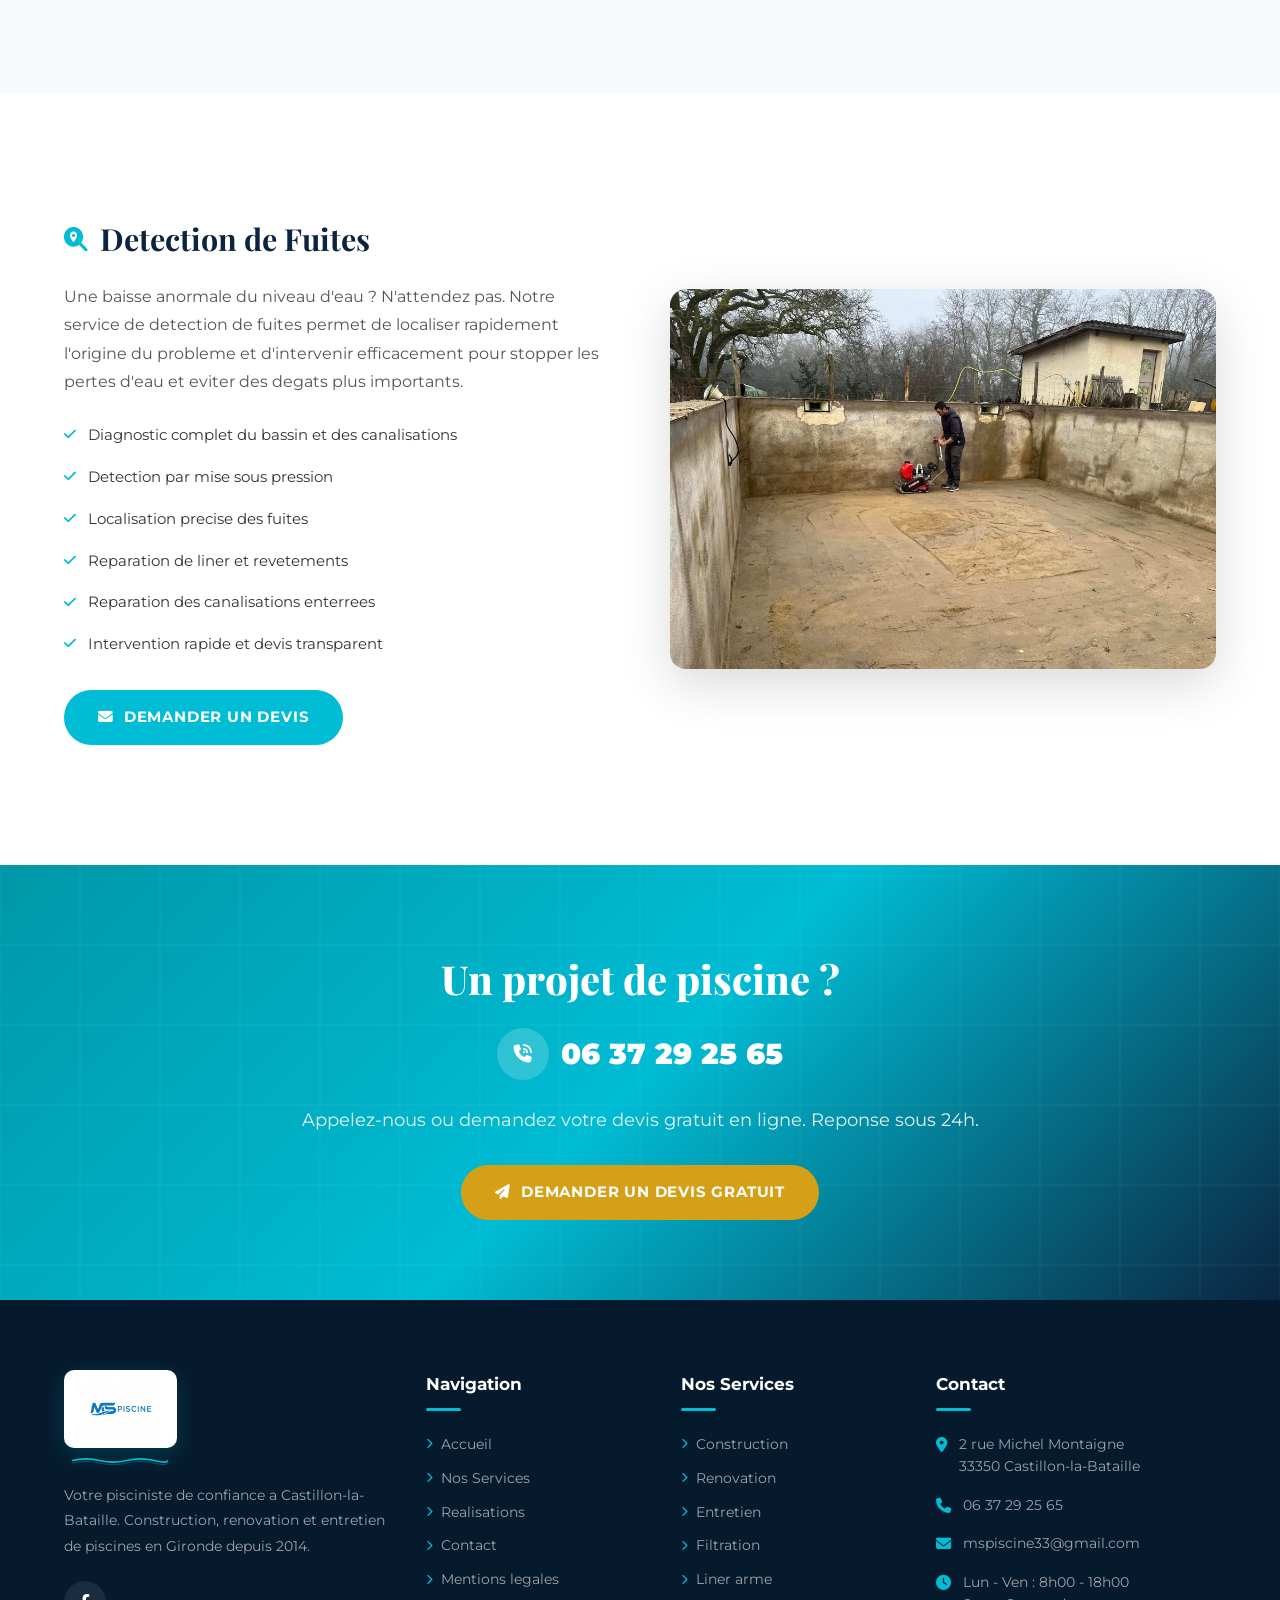
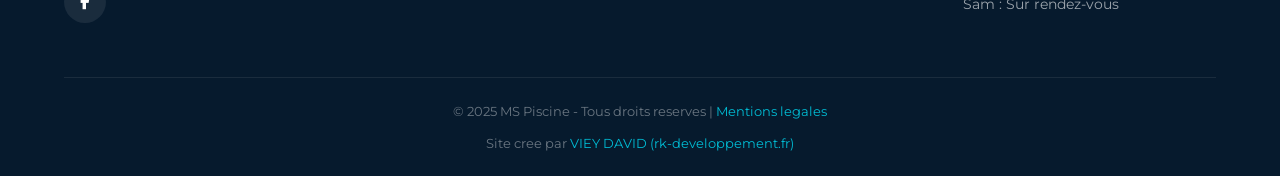
<file: services.html>
<!DOCTYPE html>
<html lang="fr">
<head>
    <meta charset="UTF-8">
    <meta name="viewport" content="width=device-width, initial-scale=1.0">
    <meta name="description" content="Services MS Piscine : construction, renovation, entretien, filtration, liner arme et detection de fuites a Castillon-la-Bataille (33350). Devis gratuit.">
    <meta name="keywords" content="construction piscine, renovation piscine, entretien piscine, liner arme, filtration piscine, detection fuite piscine, Castillon-la-Bataille, 33350, Gironde, MS Piscine">
    <meta property="og:title" content="Nos Services | MS Piscine - Pisciniste en Gironde">
    <meta property="og:description" content="Construction, renovation, entretien, filtration, liner arme et detection de fuites. Pisciniste professionnel a Castillon-la-Bataille. Devis gratuit.">
    <meta property="og:type" content="website">
    <meta property="og:locale" content="fr_FR">
    <title>Nos Services | MS Piscine - Pisciniste a Castillon-la-Bataille (33)</title>
    <link rel="icon" href="favicon.ico" sizes="any">
    <link rel="icon" type="image/png" sizes="16x16" href="favicon-16x16.png">
    <link rel="icon" type="image/png" sizes="32x32" href="favicon-32x32.png">
    <link rel="icon" type="image/png" sizes="48x48" href="favicon-48x48.png">
    <link rel="apple-touch-icon" sizes="180x180" href="apple-touch-icon.png">
    <link rel="manifest" href="site.webmanifest">
    <meta name="theme-color" content="#00bcd4">
    <link rel="stylesheet" href="https://cdnjs.cloudflare.com/ajax/libs/font-awesome/6.5.1/css/all.min.css">
    <link rel="stylesheet" href="css/style.css">
</head>
<body>

    <!-- Preloader -->
    <div class="preloader">
        <img src="IMAGES/logo.jpg" alt="MS Piscine" class="preloader-logo">
        <div class="preloader-spinner"></div>
    </div>

    <!-- Top Bar -->
    <div class="top-bar">
        <div class="container">
            <div class="top-bar-left">
                <span><i class="fas fa-award"></i> Pisciniste depuis 2014</span>
                <span><i class="fas fa-clock"></i> Lun - Ven : 8h00 - 18h00</span>
            </div>
            <div class="top-bar-right">
                <a href="mailto:mspiscine33@gmail.com"><i class="fas fa-envelope"></i> mspiscine33@gmail.com</a>
                <a href="https://www.facebook.com/people/MS-Piscine/61552751069853/" target="_blank" rel="noopener"><i class="fab fa-facebook-f"></i></a>
            </div>
        </div>
    </div>

    <!-- Header -->
    <header class="header">
        <div class="container">
            <a href="index.html" class="logo">
                <div class="ms-logo">
                    <div class="ms-brand">
                        <img src="IMAGES/logo.jpg" alt="MS Piscine" class="ms-brand-img">
                        <svg class="ms-brand-wave" viewBox="0 0 220 14" preserveAspectRatio="none" xmlns="http://www.w3.org/2000/svg">
                            <path class="ms-wave ms-wave-1" d="M5,7 Q35,2 65,7 T125,7 T185,7 T215,7" stroke="#00bcd4" stroke-width="2.5" fill="none" stroke-linecap="round" stroke-dasharray="260" stroke-dashoffset="260"/>
                            <path class="ms-wave ms-wave-2" d="M5,11 Q35,6 65,11 T125,11 T185,11 T215,11" stroke="#0097a7" stroke-width="1.5" fill="none" opacity="0.55" stroke-linecap="round" stroke-dasharray="260" stroke-dashoffset="260"/>
                        </svg>
                    </div>
                    <div class="ms-subtitle">Pisciniste en Gironde</div>
                    <div class="ms-divider"></div>
                    <div class="ms-contact">
                        <div class="ms-contact-item"><span class="icon"><svg viewBox="0 0 24 24"><path d="M6.6 10.8c1.4 2.8 3.8 5.1 6.6 6.6l2.2-2.2c.3-.3.7-.4 1-.2 1.1.4 2.3.6 3.6.6.6 0 1 .4 1 1V20c0 .6-.4 1-1 1-9.4 0-17-7.6-17-17 0-.6.4-1 1-1h3.5c.6 0 1 .4 1 1 0 1.3.2 2.5.6 3.6.1.3 0 .7-.2 1L6.6 10.8z"/></svg></span><span>06 37 29 25 65</span></div>
                        <div class="ms-contact-item"><span class="icon"><svg viewBox="0 0 24 24"><path d="M20 4H4c-1.1 0-2 .9-2 2v12c0 1.1.9 2 2 2h16c1.1 0 2-.9 2-2V6c0-1.1-.9-2-2-2zm0 4l-8 5-8-5V6l8 5 8-5v2z"/></svg></span><span>mspiscine33@gmail.com</span></div>
                    </div>
                </div>
            </a>

            <nav class="nav-menu">
                <a href="index.html">Accueil</a>
                <a href="services.html" class="active">Services</a>
                <a href="galerie.html">Realisations</a>
                <a href="contact.html">Contact</a>
                <a href="tel:+33637292565" class="nav-cta"><i class="fas fa-phone"></i> 06 37 29 25 65</a>
            </nav>

            <a href="tel:+33637292565" class="header-phone">
                <i class="fas fa-phone-volume"></i>
                <span>06 37 29 25 65</span>
            </a>

            <div class="hamburger">
                <span></span><span></span><span></span>
            </div>
        </div>
    </header>

    <div class="nav-overlay"></div>

    <!-- ==================== PAGE HERO ==================== -->
    <section class="page-hero">
        <div class="container">
            <h1>Nos Services</h1>
            <div class="breadcrumb">
                <a href="index.html">Accueil</a><span>/</span><span>Services</span>
            </div>
        </div>
    </section>

    <!-- ==================== INTRO ==================== -->
    <section class="section">
        <div class="container">
            <div class="section-header fade-in">
                <div class="overline">Nos Prestations</div>
                <h2>Des solutions completes pour votre piscine</h2>
                <p>De la construction a l'entretien, MS Piscine vous accompagne a chaque etape de votre projet. Decouvrez l'ensemble de nos services et beneficiez d'un savoir-faire artisanal reconnu en Gironde depuis 2014.</p>
            </div>
        </div>
    </section>

    <!-- ==================== CONSTRUCTION ==================== -->
    <section class="section section-light" id="construction">
        <div class="container">
            <div class="service-detail fade-in">
                <div class="service-detail-img">
                    <img src="IMAGES/construction-parpaings.jpg" alt="Construction de piscine en beton - MS Piscine">
                </div>
                <div class="service-detail-content">
                    <h3><i class="fas fa-hard-hat"></i> Construction de Piscines</h3>
                    <p>Nous concevons et construisons votre piscine sur mesure, parfaitement adaptee a votre terrain et a vos envies. Que vous optiez pour une piscine en beton traditionnel, une coque polyester ou un bassin entierement personnalise, nous maitrisons chaque technique pour un resultat durable et esthetique.</p>
                    <ul>
                        <li><i class="fas fa-check"></i> Piscine en beton (parpaings, beton projete, beton coule)</li>
                        <li><i class="fas fa-check"></i> Piscine coque polyester (livraison et pose)</li>
                        <li><i class="fas fa-check"></i> Piscine sur mesure aux dimensions de votre choix</li>
                        <li><i class="fas fa-check"></i> Terrassement et gros oeuvre</li>
                        <li><i class="fas fa-check"></i> Installation du systeme de filtration</li>
                        <li><i class="fas fa-check"></i> Pose de margelles et amenagements de plage</li>
                    </ul>
                    <a href="contact.html" class="btn btn-cyan"><i class="fas fa-envelope"></i> Demander un devis</a>
                </div>
            </div>
        </div>
    </section>

    <!-- ==================== RENOVATION ==================== -->
    <section class="section" id="renovation">
        <div class="container">
            <div class="service-detail fade-in">
                <div class="service-detail-content">
                    <h3><i class="fas fa-tools"></i> Renovation de Piscines</h3>
                    <p>Votre piscine montre des signes d'usure ? Nous lui redonnons une seconde jeunesse. Remise en etat complete, modernisation des equipements, changement de revetement : notre expertise vous garantit une piscine comme neuve, sans les contraintes d'une construction.</p>
                    <ul>
                        <li><i class="fas fa-check"></i> Remise en etat complete de bassins anciens</li>
                        <li><i class="fas fa-check"></i> Changement de liner ou revetement</li>
                        <li><i class="fas fa-check"></i> Refection de l'etancheite</li>
                        <li><i class="fas fa-check"></i> Modernisation des equipements (filtration, eclairage)</li>
                        <li><i class="fas fa-check"></i> Remplacement des margelles et skimmers</li>
                        <li><i class="fas fa-check"></i> Mise aux normes electriques et hydrauliques</li>
                    </ul>
                    <a href="contact.html" class="btn btn-cyan"><i class="fas fa-envelope"></i> Demander un devis</a>
                </div>
                <div class="service-detail-img">
                    <img src="IMAGES/renovation-mosaique.jpg" alt="Renovation piscine mosaique - MS Piscine">
                </div>
            </div>
        </div>
    </section>

    <!-- ==================== ENTRETIEN ==================== -->
    <section class="section section-light" id="entretien">
        <div class="container">
            <div class="service-detail fade-in">
                <div class="service-detail-img">
                    <img src="IMAGES/piscine-finie.jpg" alt="Entretien de piscine - MS Piscine">
                </div>
                <div class="service-detail-content">
                    <h3><i class="fas fa-swimming-pool"></i> Entretien de Piscines</h3>
                    <p>Profitez de votre piscine en toute serenite grace a nos contrats d'entretien sur mesure. De la mise en route printaniere a l'hivernage, nous assurons un suivi regulier pour une eau cristalline toute la saison.</p>
                    <ul>
                        <li><i class="fas fa-check"></i> Contrats d'entretien annuels personnalises</li>
                        <li><i class="fas fa-check"></i> Mise en route de saison (ouverture)</li>
                        <li><i class="fas fa-check"></i> Hivernage complet (actif ou passif)</li>
                        <li><i class="fas fa-check"></i> Traitement et equilibrage de l'eau</li>
                        <li><i class="fas fa-check"></i> Nettoyage du bassin et des filtres</li>
                        <li><i class="fas fa-check"></i> Depannage et intervention rapide</li>
                    </ul>
                    <a href="contact.html" class="btn btn-cyan"><i class="fas fa-envelope"></i> Demander un devis</a>
                </div>
            </div>
        </div>
    </section>

    <!-- ==================== FILTRATION ==================== -->
    <section class="section" id="filtration">
        <div class="container">
            <div class="service-detail fade-in">
                <div class="service-detail-content">
                    <h3><i class="fas fa-cogs"></i> Filtration & Equipements</h3>
                    <p>Le systeme de filtration est le coeur de votre piscine. Nous installons, remplacons et entretenons tous types d'equipements pour garantir une eau propre et saine en permanence. Nous vous conseillons les solutions les plus adaptees a votre bassin.</p>
                    <ul>
                        <li><i class="fas fa-check"></i> Installation de systemes de filtration (sable, cartouche, diatomees)</li>
                        <li><i class="fas fa-check"></i> Remplacement de pompes de filtration</li>
                        <li><i class="fas fa-check"></i> Robots de nettoyage automatiques</li>
                        <li><i class="fas fa-check"></i> Traitement automatique (chlore, sel, UV)</li>
                        <li><i class="fas fa-check"></i> Chauffage de piscine et pompes a chaleur</li>
                        <li><i class="fas fa-check"></i> Eclairage LED et equipements de securite</li>
                    </ul>
                    <a href="contact.html" class="btn btn-cyan"><i class="fas fa-envelope"></i> Demander un devis</a>
                </div>
                <div class="service-detail-img">
                    <img src="IMAGES/filtration.jpg" alt="Systeme de filtration piscine - MS Piscine">
                </div>
            </div>
        </div>
    </section>

    <!-- ==================== LINER ARME ==================== -->
    <section class="section section-light" id="liner">
        <div class="container">
            <div class="service-detail fade-in">
                <div class="service-detail-img">
                    <img src="IMAGES/construction-liner.jpg" alt="Pose de liner arme piscine - MS Piscine">
                </div>
                <div class="service-detail-content">
                    <h3><i class="fas fa-layer-group"></i> Liner Arme</h3>
                    <p>Le liner arme est la solution haut de gamme pour l'etancheite et l'esthetique de votre piscine. Resistant, durable et disponible dans un large choix de coloris, il s'adapte a toutes les formes de bassins. Nous assurons une pose sur mesure pour un rendu impeccable.</p>
                    <ul>
                        <li><i class="fas fa-check"></i> Pose de liner arme sur mesure</li>
                        <li><i class="fas fa-check"></i> Large choix de coloris et motifs (uni, mosaique, pierre)</li>
                        <li><i class="fas fa-check"></i> Adaptation a toutes les formes de bassin</li>
                        <li><i class="fas fa-check"></i> Etancheite garantie et durable</li>
                        <li><i class="fas fa-check"></i> Remplacement de liner ancien</li>
                        <li><i class="fas fa-check"></i> Finitions soignees (brides, pieces a sceller)</li>
                    </ul>
                    <a href="contact.html" class="btn btn-cyan"><i class="fas fa-envelope"></i> Demander un devis</a>
                </div>
            </div>
        </div>
    </section>

    <!-- ==================== DETECTION DE FUITES ==================== -->
    <section class="section" id="fuites">
        <div class="container">
            <div class="service-detail fade-in">
                <div class="service-detail-content">
                    <h3><i class="fas fa-search-location"></i> Detection de Fuites</h3>
                    <p>Une baisse anormale du niveau d'eau ? N'attendez pas. Notre service de detection de fuites permet de localiser rapidement l'origine du probleme et d'intervenir efficacement pour stopper les pertes d'eau et eviter des degats plus importants.</p>
                    <ul>
                        <li><i class="fas fa-check"></i> Diagnostic complet du bassin et des canalisations</li>
                        <li><i class="fas fa-check"></i> Detection par mise sous pression</li>
                        <li><i class="fas fa-check"></i> Localisation precise des fuites</li>
                        <li><i class="fas fa-check"></i> Reparation de liner et revetements</li>
                        <li><i class="fas fa-check"></i> Reparation des canalisations enterrees</li>
                        <li><i class="fas fa-check"></i> Intervention rapide et devis transparent</li>
                    </ul>
                    <a href="contact.html" class="btn btn-cyan"><i class="fas fa-envelope"></i> Demander un devis</a>
                </div>
                <div class="service-detail-img">
                    <img src="IMAGES/renovation-nettoyage.jpg" alt="Detection de fuite piscine - MS Piscine">
                </div>
            </div>
        </div>
    </section>

    <!-- ==================== CTA ==================== -->
    <section class="cta-section">
        <div class="container">
            <h2>Un projet de piscine ?</h2>
            <div class="cta-phone">
                <i class="fas fa-phone-volume"></i> 06 37 29 25 65
            </div>
            <p>Appelez-nous ou demandez votre devis gratuit en ligne. Reponse sous 24h.</p>
            <a href="contact.html" class="btn btn-gold"><i class="fas fa-paper-plane"></i> Demander un devis gratuit</a>
        </div>
    </section>

    <!-- ==================== FOOTER ==================== -->
    <footer class="footer">
        <div class="container">
            <div class="footer-grid">
                <div class="footer-col footer-about">
                    <div class="footer-logo">
                        <img src="IMAGES/logo.jpg" alt="MS Piscine">
                        <svg class="footer-brand-wave" viewBox="0 0 220 14" preserveAspectRatio="none" xmlns="http://www.w3.org/2000/svg">
                            <path d="M5,7 Q35,2 65,7 T125,7 T185,7 T215,7" stroke="#00bcd4" stroke-width="2.5" fill="none" stroke-linecap="round"/>
                            <path d="M5,11 Q35,6 65,11 T125,11 T185,11 T215,11" stroke="#0097a7" stroke-width="1.5" fill="none" opacity="0.55" stroke-linecap="round"/>
                        </svg>
                    </div>
                    <p>Votre pisciniste de confiance a Castillon-la-Bataille. Construction, renovation et entretien de piscines en Gironde depuis 2014.</p>
                    <div class="footer-socials">
                        <a href="https://www.facebook.com/people/MS-Piscine/61552751069853/" target="_blank" rel="noopener" aria-label="Facebook"><i class="fab fa-facebook-f"></i></a>
                    </div>
                </div>
                <div class="footer-col">
                    <h4>Navigation</h4>
                    <ul class="footer-links">
                        <li><a href="index.html"><i class="fas fa-chevron-right"></i> Accueil</a></li>
                        <li><a href="services.html"><i class="fas fa-chevron-right"></i> Nos Services</a></li>
                        <li><a href="galerie.html"><i class="fas fa-chevron-right"></i> Realisations</a></li>
                        <li><a href="contact.html"><i class="fas fa-chevron-right"></i> Contact</a></li>
                        <li><a href="mentions-legales.html"><i class="fas fa-chevron-right"></i> Mentions legales</a></li>
                    </ul>
                </div>
                <div class="footer-col">
                    <h4>Nos Services</h4>
                    <ul class="footer-links">
                        <li><a href="services.html#construction"><i class="fas fa-chevron-right"></i> Construction</a></li>
                        <li><a href="services.html#renovation"><i class="fas fa-chevron-right"></i> Renovation</a></li>
                        <li><a href="services.html#entretien"><i class="fas fa-chevron-right"></i> Entretien</a></li>
                        <li><a href="services.html#filtration"><i class="fas fa-chevron-right"></i> Filtration</a></li>
                        <li><a href="services.html#liner"><i class="fas fa-chevron-right"></i> Liner arme</a></li>
                    </ul>
                </div>
                <div class="footer-col">
                    <h4>Contact</h4>
                    <ul class="footer-contact">
                        <li><i class="fas fa-map-marker-alt"></i> 2 rue Michel Montaigne<br>33350 Castillon-la-Bataille</li>
                        <li><i class="fas fa-phone"></i> <a href="tel:+33637292565">06 37 29 25 65</a></li>
                        <li><i class="fas fa-envelope"></i> <a href="mailto:mspiscine33@gmail.com">mspiscine33@gmail.com</a></li>
                        <li><i class="fas fa-clock"></i> Lun - Ven : 8h00 - 18h00<br>Sam : Sur rendez-vous</li>
                    </ul>
                </div>
            </div>
            <div class="footer-bottom">
                <p>&copy; 2025 MS Piscine - Tous droits reserves | <a href="mentions-legales.html">Mentions legales</a></p>
                <p class="footer-credits">Site cree par <a href="https://rk-developpement.fr" target="_blank" rel="noopener">VIEY DAVID (rk-developpement.fr)</a></p>
            </div>
        </div>
    </footer>

    <button class="scroll-top" aria-label="Retour en haut"><i class="fas fa-arrow-up"></i></button>

    <script src="js/main.js"></script>
</body>
</html>
</file>
<file: css/style.css>
/* ============================================
   MS PISCINE - Pisciniste en Gironde
   Palette : Cyan #00bcd4 / Bleu nuit #0b2540 / Or #d4a017 / Blanc
   ============================================ */

@import url('https://fonts.googleapis.com/css2?family=Montserrat:wght@300;400;500;600;700;800;900&family=Playfair+Display:wght@700;800;900&display=swap');

*, *::before, *::after {
    margin: 0;
    padding: 0;
    box-sizing: border-box;
}

:root {
    --cyan: #00bcd4;
    --cyan-dark: #0097a7;
    --cyan-light: #26c6da;
    --cyan-glow: rgba(0, 188, 212, 0.28);
    --navy: #0b2540;
    --navy-soft: #113353;
    --navy-deep: #061a2d;
    --gold: #d4a017;
    --gold-dark: #b8890f;
    --gold-light: #e6b93a;
    --gold-glow: rgba(212, 160, 23, 0.28);
    --dark: #0f1a2b;
    --black: #1a1a1a;
    --gray-900: #222222;
    --gray-800: #333333;
    --gray-700: #444444;
    --gray-600: #555555;
    --gray-500: #777777;
    --gray-400: #999999;
    --gray-300: #bbbbbb;
    --gray-200: #e0e0e0;
    --gray-100: #f0f0f0;
    --gray-50: #f7fafc;
    --white: #ffffff;
    --font-main: 'Montserrat', sans-serif;
    --font-heading: 'Playfair Display', serif;
    --shadow-sm: 0 1px 3px rgba(0,0,0,0.08);
    --shadow: 0 4px 20px rgba(0,0,0,0.08);
    --shadow-md: 0 8px 30px rgba(0,0,0,0.1);
    --shadow-lg: 0 15px 50px rgba(0,0,0,0.15);
    --shadow-cyan: 0 8px 30px rgba(0, 188, 212, 0.35);
    --shadow-gold: 0 8px 30px rgba(212, 160, 23, 0.35);
    --radius: 8px;
    --radius-lg: 16px;
    --transition: all 0.35s cubic-bezier(0.4, 0, 0.2, 1);
    --transition-fast: all 0.2s ease;
}

html {
    scroll-behavior: smooth;
    font-size: 16px;
}

body {
    font-family: var(--font-main);
    color: var(--gray-800);
    line-height: 1.7;
    overflow-x: hidden;
    background: var(--white);
    -webkit-font-smoothing: antialiased;
    -moz-osx-font-smoothing: grayscale;
}

a {
    text-decoration: none;
    color: inherit;
    transition: var(--transition);
}

ul { list-style: none; }

img {
    max-width: 100%;
    height: auto;
    display: block;
}

.container {
    max-width: 1200px;
    margin: 0 auto;
    padding: 0 24px;
}

/* ===== TOP BAR ===== */
.top-bar {
    background: var(--navy-deep);
    color: rgba(255,255,255,0.85);
    padding: 10px 0;
    font-size: 0.82rem;
    font-weight: 500;
    letter-spacing: 0.3px;
    border-bottom: 2px solid var(--cyan);
}

.top-bar .container {
    display: flex;
    justify-content: space-between;
    align-items: center;
    flex-wrap: wrap;
    gap: 10px;
}

.top-bar-left {
    display: flex;
    align-items: center;
    gap: 25px;
}

.top-bar-left span {
    display: flex;
    align-items: center;
    gap: 8px;
}

.top-bar-left i {
    color: var(--cyan);
    font-size: 0.9rem;
}

.top-bar-right {
    display: flex;
    align-items: center;
    gap: 20px;
}

.top-bar-right a {
    color: rgba(255,255,255,0.85);
    display: flex;
    align-items: center;
    gap: 7px;
    transition: var(--transition-fast);
}

.top-bar-right a:hover {
    color: var(--cyan);
}

/* ===== HEADER ===== */
.header {
    background: var(--white);
    box-shadow: 0 2px 20px rgba(0,0,0,0.06);
    position: sticky;
    top: 0;
    z-index: 1000;
    transition: var(--transition);
}

.header.scrolled {
    box-shadow: 0 4px 30px rgba(0,0,0,0.1);
}

.header .container {
    display: flex;
    align-items: center;
    padding-top: 10px;
    padding-bottom: 10px;
    min-height: 110px;
    gap: 20px;
}

.logo {
    display: flex;
    align-items: center;
    gap: 14px;
    flex-shrink: 0;
}

/* ===== LOGO (image + vague integree, reveal facon DRISS) ===== */
.ms-logo {
    display: flex;
    flex-direction: column;
    align-items: center;
    gap: 0;
    width: 220px;
}

.ms-brand {
    display: flex;
    flex-direction: column;
    align-items: center;
    width: 100%;
    animation: msBrandIn 0.9s cubic-bezier(0.22, 1, 0.36, 1) 0.15s both;
}

.ms-brand-img {
    width: auto;
    height: 78px;
    object-fit: contain;
    display: block;
    mix-blend-mode: multiply;
    filter: drop-shadow(0 3px 8px rgba(0, 188, 212, 0.2));
}

.ms-brand-wave {
    width: 88%;
    height: 14px;
    margin-top: 2px;
    overflow: visible;
}

.ms-wave {
    animation: msWaveReveal 1.1s ease 0.8s both;
}
.ms-wave-2 { animation-delay: 1.0s; }

@keyframes msBrandIn {
    from { opacity: 0; transform: translateY(-10px) scale(0.92); }
    to   { opacity: 1; transform: translateY(0) scale(1); }
}
@keyframes msWaveReveal {
    to { stroke-dashoffset: 0; }
}

/* Breathe continu sur le logo */
.ms-brand {
    animation: msBrandIn 0.9s cubic-bezier(0.22, 1, 0.36, 1) 0.15s both,
               msBreathe 4.5s ease-in-out 2s infinite alternate;
}
@keyframes msBreathe {
    from { transform: scale(1) translateY(0); }
    to   { transform: scale(1.02) translateY(-1px); }
}

/* Subtitle */
.ms-subtitle {
    font-family: var(--font-main);
    font-size: 0.6rem;
    font-weight: 700;
    letter-spacing: 0.22em;
    color: var(--cyan);
    text-transform: uppercase;
    margin-top: 3px;
    animation: msSubtitleReveal 0.6s ease 1.35s both;
}
@keyframes msSubtitleReveal {
    from { opacity: 0; letter-spacing: 0.45em; }
    to   { opacity: 1; letter-spacing: 0.22em; }
}

/* Divider */
.ms-divider {
    width: 0;
    height: 1.5px;
    background: linear-gradient(90deg, transparent, var(--cyan), transparent);
    margin: 5px 0 4px;
    animation: msDividerExpand 0.6s ease 1.55s both;
}
@keyframes msDividerExpand {
    from { width: 0; opacity: 0; }
    to   { width: 160px; opacity: 1; }
}

/* Contact */
.ms-contact {
    display: flex;
    flex-direction: column;
    align-items: center;
    gap: 2px;
}
.ms-contact-item {
    display: flex;
    align-items: center;
    gap: 6px;
    font-size: 0.7rem;
    color: var(--navy);
    font-weight: 600;
    opacity: 0;
    animation: msContactFade 0.5s ease forwards;
}
.ms-contact-item:nth-child(1) { animation-delay: 1.75s; }
.ms-contact-item:nth-child(2) { animation-delay: 1.95s; }
.ms-contact-item .icon {
    width: 16px; height: 16px;
    background: var(--cyan);
    border-radius: 3px;
    display: flex;
    align-items: center;
    justify-content: center;
    flex-shrink: 0;
}
.ms-contact-item .icon svg {
    width: 9px; height: 9px;
    fill: white;
}
@keyframes msContactFade {
    from { opacity: 0; transform: translateY(8px); }
    to   { opacity: 1; transform: translateY(0); }
}

/* Navigation */
.nav-menu {
    display: flex;
    align-items: center;
    justify-content: center;
    gap: 0;
    flex: 1;
}

.nav-menu a {
    padding: 26px 18px;
    font-weight: 600;
    font-size: 0.88rem;
    color: var(--gray-800);
    text-transform: uppercase;
    letter-spacing: 0.8px;
    position: relative;
    transition: var(--transition-fast);
}

.nav-menu a::after {
    content: '';
    position: absolute;
    bottom: 0;
    left: 50%;
    transform: translateX(-50%);
    width: 0;
    height: 3px;
    background: var(--cyan);
    transition: var(--transition);
}

.nav-menu a:hover::after,
.nav-menu a.active::after {
    width: 100%;
}

.nav-menu a:hover,
.nav-menu a.active {
    color: var(--cyan);
}

.nav-cta {
    background: var(--cyan) !important;
    color: var(--white) !important;
    padding: 12px 24px !important;
    border-radius: 50px !important;
    font-weight: 700 !important;
    letter-spacing: 0.5px !important;
    margin-left: 10px !important;
    display: inline-flex !important;
    align-items: center !important;
    gap: 8px !important;
}

.nav-cta::after {
    display: none !important;
}

.nav-cta:hover {
    background: var(--cyan-dark) !important;
    transform: translateY(-2px);
    box-shadow: var(--shadow-cyan);
    color: var(--white) !important;
}

/* Hamburger */
.hamburger {
    display: none;
    flex-direction: column;
    gap: 6px;
    cursor: pointer;
    padding: 10px;
    z-index: 1001;
}

.hamburger span {
    width: 28px;
    height: 2.5px;
    background: var(--navy);
    border-radius: 2px;
    transition: var(--transition);
}

.hamburger.active span:nth-child(1) {
    transform: rotate(45deg) translate(6px, 6px);
}
.hamburger.active span:nth-child(2) { opacity: 0; }
.hamburger.active span:nth-child(3) {
    transform: rotate(-45deg) translate(6px, -6px);
}

/* Header phone (visible desktop large) */
.header-phone {
    display: none;
    align-items: center;
    gap: 10px;
    font-weight: 800;
    font-size: 1.05rem;
    color: var(--cyan);
    white-space: nowrap;
}

.header-phone i {
    font-size: 1.2rem;
    animation: phone-ring 2s ease infinite;
}

@keyframes phone-ring {
    0%, 100% { transform: rotate(0); }
    10% { transform: rotate(15deg); }
    20% { transform: rotate(-15deg); }
    30% { transform: rotate(10deg); }
    40% { transform: rotate(-10deg); }
    50% { transform: rotate(0); }
}

/* ===== HERO ===== */
.hero {
    position: relative;
    min-height: 92vh;
    display: flex;
    align-items: center;
    overflow: hidden;
    background: var(--navy);
}

.hero-slider {
    position: absolute;
    top: 0; left: 0;
    width: 100%; height: 100%;
}

.hero-slide {
    position: absolute;
    top: 0; left: 0;
    width: 100%; height: 100%;
    opacity: 0;
    transition: opacity 1.2s ease;
}

.hero-slide.active { opacity: 1; }

.hero-slide img {
    width: 100%;
    height: 100%;
    object-fit: cover;
}

.hero-overlay {
    position: absolute;
    inset: 0;
    background: linear-gradient(
        135deg,
        rgba(6, 26, 45, 0.82) 0%,
        rgba(11, 37, 64, 0.65) 45%,
        rgba(0, 188, 212, 0.25) 100%
    );
    z-index: 1;
}

.hero .container {
    position: relative;
    z-index: 2;
}

.hero-content {
    max-width: 780px;
    color: var(--white);
}

.hero-badge {
    display: inline-flex;
    align-items: center;
    gap: 10px;
    background: rgba(0, 188, 212, 0.18);
    border: 1px solid rgba(0, 188, 212, 0.5);
    padding: 10px 24px;
    border-radius: 50px;
    font-size: 0.82rem;
    font-weight: 600;
    text-transform: uppercase;
    letter-spacing: 1.5px;
    margin-bottom: 25px;
    backdrop-filter: blur(10px);
}

.hero-badge i { color: var(--cyan-light); }

.hero h1 {
    font-family: var(--font-heading);
    font-size: 3.6rem;
    font-weight: 800;
    line-height: 1.1;
    margin-bottom: 22px;
}

.hero h1 span {
    color: var(--cyan-light);
    position: relative;
    display: inline-block;
}

.hero h1 span::after {
    content: '';
    position: absolute;
    bottom: 2px;
    left: 0;
    width: 100%;
    height: 4px;
    background: var(--cyan);
    border-radius: 2px;
    opacity: 0.45;
}

.hero-subtitle {
    font-size: 1.18rem;
    line-height: 1.8;
    opacity: 0.92;
    margin-bottom: 18px;
    font-weight: 400;
    max-width: 640px;
}

.hero-phone {
    display: inline-flex;
    align-items: center;
    gap: 14px;
    font-size: 1.55rem;
    font-weight: 800;
    color: var(--white);
    margin-bottom: 32px;
}

.hero-phone i {
    width: 52px;
    height: 52px;
    background: var(--cyan);
    border-radius: 50%;
    display: flex;
    align-items: center;
    justify-content: center;
    font-size: 1.2rem;
    animation: phone-ring 2s ease infinite;
}

.hero-buttons {
    display: flex;
    gap: 15px;
    flex-wrap: wrap;
}

.hero-scroll {
    position: absolute;
    bottom: 28px;
    left: 50%;
    transform: translateX(-50%);
    z-index: 2;
    color: var(--white);
    text-align: center;
    opacity: 0.75;
    animation: bounce 2s infinite;
    font-size: 0.78rem;
    letter-spacing: 2px;
    text-transform: uppercase;
}

.hero-scroll i {
    display: block;
    font-size: 1.4rem;
    margin-top: 6px;
}

@keyframes bounce {
    0%, 100% { transform: translateX(-50%) translateY(0); }
    50% { transform: translateX(-50%) translateY(-10px); }
}

/* ===== BUTTONS ===== */
.btn {
    display: inline-flex;
    align-items: center;
    gap: 10px;
    padding: 15px 34px;
    border-radius: 50px;
    font-weight: 700;
    font-size: 0.92rem;
    cursor: pointer;
    border: none;
    transition: var(--transition);
    text-transform: uppercase;
    letter-spacing: 0.8px;
    font-family: var(--font-main);
    white-space: nowrap;
}

.btn-cyan {
    background: var(--cyan);
    color: var(--white);
}
.btn-cyan:hover {
    background: var(--cyan-dark);
    transform: translateY(-3px);
    box-shadow: var(--shadow-cyan);
    color: var(--white);
}

.btn-gold {
    background: var(--gold);
    color: var(--white);
}
.btn-gold:hover {
    background: var(--gold-dark);
    transform: translateY(-3px);
    box-shadow: var(--shadow-gold);
    color: var(--white);
}

.btn-dark {
    background: var(--navy);
    color: var(--white);
}
.btn-dark:hover {
    background: var(--navy-soft);
    transform: translateY(-3px);
    box-shadow: var(--shadow-md);
}

.btn-outline-white {
    background: transparent;
    color: var(--white);
    border: 2px solid rgba(255,255,255,0.55);
}
.btn-outline-white:hover {
    background: var(--white);
    color: var(--navy);
    border-color: var(--white);
    transform: translateY(-3px);
}

.btn-outline-cyan {
    background: transparent;
    color: var(--cyan);
    border: 2px solid var(--cyan);
}
.btn-outline-cyan:hover {
    background: var(--cyan);
    color: var(--white);
    transform: translateY(-3px);
    box-shadow: var(--shadow-cyan);
}

/* ===== SECTIONS ===== */
.section {
    padding: 100px 0;
}

.section-light {
    background: var(--gray-50);
}

.section-dark {
    background: var(--navy);
    color: var(--white);
}

.section-cyan {
    background: var(--cyan);
    color: var(--white);
}

.section-header {
    text-align: center;
    margin-bottom: 65px;
}

.section-header .overline {
    display: inline-flex;
    align-items: center;
    gap: 10px;
    color: var(--cyan);
    font-weight: 700;
    font-size: 0.82rem;
    text-transform: uppercase;
    letter-spacing: 3px;
    margin-bottom: 15px;
}

.section-header .overline::before,
.section-header .overline::after {
    content: '';
    width: 30px;
    height: 2px;
    background: var(--cyan);
}

.section-header h2 {
    font-family: var(--font-heading);
    font-size: 2.6rem;
    font-weight: 800;
    color: var(--navy);
    margin-bottom: 18px;
    line-height: 1.2;
}

.section-dark .section-header h2,
.section-cyan .section-header h2 {
    color: var(--white);
}

.section-header p {
    color: var(--gray-500);
    max-width: 680px;
    margin: 0 auto;
    font-size: 1.05rem;
}

.section-dark .section-header p {
    color: rgba(255,255,255,0.65);
}

/* ===== STATS ===== */
.stats-band {
    background: var(--navy);
    padding: 0;
    position: relative;
    z-index: 3;
    margin-top: -60px;
}

.stats-grid {
    display: grid;
    grid-template-columns: repeat(4, 1fr);
    background: var(--white);
    border-radius: var(--radius-lg);
    box-shadow: var(--shadow-lg);
    overflow: hidden;
}

.stat-item {
    padding: 40px 30px;
    text-align: center;
    position: relative;
    transition: var(--transition);
}

.stat-item:not(:last-child)::after {
    content: '';
    position: absolute;
    right: 0;
    top: 20%;
    height: 60%;
    width: 1px;
    background: var(--gray-200);
}

.stat-item:hover {
    background: var(--cyan);
}

.stat-item:hover .stat-number,
.stat-item:hover .stat-label,
.stat-item:hover i {
    color: var(--white);
}

.stat-item i {
    font-size: 2rem;
    color: var(--cyan);
    margin-bottom: 12px;
    transition: var(--transition);
}

.stat-number {
    font-size: 2.8rem;
    font-weight: 900;
    color: var(--navy);
    display: block;
    line-height: 1.1;
    transition: var(--transition);
}

.stat-label {
    font-size: 0.85rem;
    color: var(--gray-500);
    margin-top: 5px;
    font-weight: 500;
    transition: var(--transition);
}

/* ===== SERVICES ===== */
.services-grid {
    display: grid;
    grid-template-columns: repeat(3, 1fr);
    gap: 30px;
}

.service-card {
    background: var(--white);
    border-radius: var(--radius-lg);
    overflow: hidden;
    box-shadow: var(--shadow);
    transition: var(--transition);
    position: relative;
    border: 1px solid rgba(0,0,0,0.04);
}

.service-card:hover {
    transform: translateY(-10px);
    box-shadow: var(--shadow-lg);
}

.service-card-img {
    height: 240px;
    overflow: hidden;
    position: relative;
}

.service-card-img img {
    width: 100%;
    height: 100%;
    object-fit: cover;
    transition: transform 0.6s ease;
}

.service-card:hover .service-card-img img {
    transform: scale(1.1);
}

.service-card-img .overlay {
    position: absolute;
    inset: 0;
    background: linear-gradient(to top, rgba(11, 37, 64, 0.55) 0%, transparent 60%);
}

.service-card-icon {
    position: absolute;
    top: 20px;
    right: 20px;
    width: 55px;
    height: 55px;
    background: var(--cyan);
    border-radius: 50%;
    display: flex;
    align-items: center;
    justify-content: center;
    color: var(--white);
    font-size: 1.3rem;
    box-shadow: var(--shadow-cyan);
    z-index: 1;
}

.service-card-body {
    padding: 30px;
}

.service-card-body h3 {
    font-family: var(--font-heading);
    font-size: 1.3rem;
    color: var(--navy);
    margin-bottom: 12px;
    font-weight: 700;
}

.service-card-body p {
    color: var(--gray-500);
    font-size: 0.92rem;
    margin-bottom: 20px;
    line-height: 1.7;
}

.btn-link {
    color: var(--cyan);
    font-weight: 700;
    display: inline-flex;
    align-items: center;
    gap: 8px;
    font-size: 0.88rem;
    text-transform: uppercase;
    letter-spacing: 0.5px;
    transition: var(--transition);
}

.btn-link:hover {
    gap: 14px;
    color: var(--cyan-dark);
}

/* ===== ABOUT ===== */
.about-grid {
    display: grid;
    grid-template-columns: 1fr 1fr;
    gap: 70px;
    align-items: center;
}

.about-images {
    position: relative;
}

.about-img-main {
    border-radius: var(--radius-lg);
    overflow: hidden;
    box-shadow: var(--shadow-lg);
}

.about-img-main img {
    width: 100%;
    height: 460px;
    object-fit: cover;
}

.about-img-float {
    position: absolute;
    bottom: -30px;
    right: -30px;
    width: 210px;
    border-radius: var(--radius-lg);
    overflow: hidden;
    box-shadow: var(--shadow-lg);
    border: 5px solid var(--white);
}

.about-img-float img {
    width: 100%;
    height: 160px;
    object-fit: cover;
}

.about-badge {
    position: absolute;
    top: -20px;
    left: -20px;
    background: var(--cyan);
    color: var(--white);
    padding: 22px;
    border-radius: var(--radius-lg);
    text-align: center;
    box-shadow: var(--shadow-cyan);
    z-index: 2;
}

.about-badge .number {
    font-size: 2.5rem;
    font-weight: 900;
    display: block;
    line-height: 1;
}

.about-badge .text {
    font-size: 0.75rem;
    text-transform: uppercase;
    letter-spacing: 1px;
    font-weight: 600;
    margin-top: 4px;
    display: block;
}

.about-content .overline {
    display: inline-flex;
    align-items: center;
    gap: 10px;
    color: var(--cyan);
    font-weight: 700;
    font-size: 0.82rem;
    text-transform: uppercase;
    letter-spacing: 3px;
    margin-bottom: 15px;
}

.about-content .overline::after {
    content: '';
    width: 40px;
    height: 2px;
    background: var(--cyan);
}

.about-content h2 {
    font-family: var(--font-heading);
    font-size: 2.4rem;
    font-weight: 800;
    color: var(--navy);
    margin-bottom: 20px;
    line-height: 1.2;
}

.about-content p {
    color: var(--gray-600);
    margin-bottom: 18px;
    font-size: 1rem;
}

.about-list {
    display: grid;
    grid-template-columns: 1fr 1fr;
    gap: 12px;
    margin: 25px 0 30px;
}

.about-list li {
    display: flex;
    align-items: center;
    gap: 10px;
    font-weight: 600;
    font-size: 0.92rem;
    color: var(--gray-800);
}

.about-list li i {
    color: var(--cyan);
    font-size: 1rem;
}

/* ===== PROCESSUS ===== */
.process-grid {
    display: grid;
    grid-template-columns: repeat(4, 1fr);
    gap: 25px;
    position: relative;
}

.process-step {
    background: var(--white);
    padding: 36px 26px;
    border-radius: var(--radius-lg);
    text-align: center;
    box-shadow: var(--shadow);
    transition: var(--transition);
    position: relative;
    border: 1px solid rgba(0,0,0,0.04);
}

.process-step:hover {
    transform: translateY(-8px);
    box-shadow: var(--shadow-lg);
}

.process-num {
    width: 60px;
    height: 60px;
    margin: 0 auto 18px;
    background: linear-gradient(135deg, var(--cyan), var(--cyan-dark));
    color: var(--white);
    border-radius: 50%;
    display: flex;
    align-items: center;
    justify-content: center;
    font-size: 1.5rem;
    font-weight: 900;
    font-family: var(--font-heading);
    box-shadow: var(--shadow-cyan);
}

.process-step h3 {
    font-family: var(--font-heading);
    font-size: 1.2rem;
    color: var(--navy);
    margin-bottom: 12px;
    font-weight: 700;
}

.process-step p {
    color: var(--gray-500);
    font-size: 0.9rem;
    line-height: 1.7;
}

/* ===== FEATURES BAND (dark) ===== */
.features-grid {
    display: grid;
    grid-template-columns: repeat(4, 1fr);
    gap: 0;
}

.feature-item {
    text-align: center;
    padding: 40px 25px;
    position: relative;
    transition: var(--transition);
}

.feature-item:not(:last-child)::after {
    content: '';
    position: absolute;
    right: 0;
    top: 20%;
    height: 60%;
    width: 1px;
    background: rgba(255,255,255,0.15);
}

.feature-item:hover {
    background: rgba(255,255,255,0.05);
}

.feature-item i {
    font-size: 2.8rem;
    color: var(--cyan-light);
    margin-bottom: 18px;
}

.feature-item h4 {
    font-size: 1.05rem;
    font-weight: 700;
    margin-bottom: 8px;
    color: var(--white);
}

.feature-item p {
    font-size: 0.88rem;
    opacity: 0.6;
    line-height: 1.6;
}

/* ===== GALLERY ===== */
.gallery-grid {
    display: grid;
    grid-template-columns: repeat(3, 1fr);
    gap: 20px;
}

.gallery-item {
    position: relative;
    border-radius: var(--radius-lg);
    overflow: hidden;
    cursor: pointer;
    box-shadow: var(--shadow);
}

.gallery-item img {
    width: 100%;
    height: 280px;
    object-fit: cover;
    transition: transform 0.6s ease;
}

.gallery-item:hover img {
    transform: scale(1.1);
}

.gallery-item::before {
    content: '';
    position: absolute;
    inset: 0;
    background: linear-gradient(to top, rgba(11, 37, 64, 0.78) 0%, transparent 60%);
    z-index: 1;
    opacity: 0;
    transition: var(--transition);
}

.gallery-item:hover::before {
    opacity: 1;
}

.gallery-item-label {
    position: absolute;
    bottom: 18px;
    left: 18px;
    color: var(--white);
    font-weight: 700;
    font-size: 0.9rem;
    z-index: 2;
    opacity: 0;
    transform: translateY(10px);
    transition: var(--transition);
    display: flex;
    align-items: center;
    gap: 8px;
}

.gallery-item-label i {
    color: var(--cyan-light);
}

.gallery-item:hover .gallery-item-label {
    opacity: 1;
    transform: translateY(0);
}

.gallery-item .zoom-icon {
    position: absolute;
    top: 50%;
    left: 50%;
    transform: translate(-50%, -50%) scale(0.5);
    width: 55px;
    height: 55px;
    background: var(--cyan);
    border-radius: 50%;
    display: flex;
    align-items: center;
    justify-content: center;
    color: var(--white);
    font-size: 1.2rem;
    z-index: 2;
    opacity: 0;
    transition: var(--transition);
}

.gallery-item:hover .zoom-icon {
    opacity: 1;
    transform: translate(-50%, -50%) scale(1);
}

/* ===== LIGHTBOX ===== */
.lightbox {
    display: none;
    position: fixed;
    inset: 0;
    background: rgba(6, 26, 45, 0.96);
    z-index: 99999;
    justify-content: center;
    align-items: center;
    padding: 40px;
}

.lightbox.active { display: flex; }

.lightbox img {
    max-width: 90%;
    max-height: 85vh;
    border-radius: var(--radius);
    box-shadow: 0 20px 80px rgba(0,0,0,0.6);
}

.lightbox-close {
    position: absolute;
    top: 25px; right: 35px;
    color: white;
    font-size: 2.4rem;
    cursor: pointer;
    z-index: 100000;
    transition: var(--transition);
    background: transparent;
    border: none;
}

.lightbox-close:hover {
    color: var(--cyan-light);
    transform: rotate(90deg);
}

.lightbox-nav {
    position: absolute;
    top: 50%;
    transform: translateY(-50%);
    color: white;
    font-size: 1.5rem;
    cursor: pointer;
    padding: 15px;
    transition: var(--transition);
    background: rgba(255,255,255,0.08);
    border-radius: 50%;
    width: 55px; height: 55px;
    display: flex;
    align-items: center;
    justify-content: center;
    backdrop-filter: blur(5px);
}

.lightbox-nav:hover { background: var(--cyan); }
.lightbox-prev { left: 25px; }
.lightbox-next { right: 25px; }

/* ===== TESTIMONIALS ===== */
.testimonials-grid {
    display: grid;
    grid-template-columns: repeat(3, 1fr);
    gap: 30px;
}

.testimonial-card {
    background: var(--white);
    padding: 35px;
    border-radius: var(--radius-lg);
    box-shadow: var(--shadow);
    position: relative;
    transition: var(--transition);
    border: 1px solid rgba(0,0,0,0.04);
}

.testimonial-card:hover {
    transform: translateY(-8px);
    box-shadow: var(--shadow-md);
}

.testimonial-card .stars {
    color: #ffc107;
    font-size: 1rem;
    margin-bottom: 15px;
    display: flex;
    gap: 2px;
}

.testimonial-card p {
    color: var(--gray-600);
    font-style: italic;
    margin-bottom: 20px;
    line-height: 1.8;
    font-size: 0.95rem;
}

.testimonial-card .quote-icon {
    position: absolute;
    top: 20px; right: 25px;
    font-size: 2.5rem;
    color: rgba(0, 188, 212, 0.1);
}

.testimonial-card .author {
    display: flex;
    align-items: center;
    gap: 12px;
    padding-top: 15px;
    border-top: 1px solid var(--gray-200);
}

.author-avatar {
    width: 48px; height: 48px;
    border-radius: 50%;
    background: var(--cyan);
    color: var(--white);
    display: flex;
    align-items: center;
    justify-content: center;
    font-weight: 800;
    font-size: 1.1rem;
}

.author-info strong {
    display: block;
    color: var(--navy);
    font-size: 0.95rem;
}

.author-info span {
    color: var(--gray-400);
    font-size: 0.82rem;
}

/* ===== ZONE D'INTERVENTION ===== */
.zone-grid {
    display: grid;
    grid-template-columns: 1fr 1fr;
    gap: 50px;
    align-items: start;
}

.zone-list {
    display: grid;
    grid-template-columns: 1fr 1fr;
    gap: 12px;
}

.zone-item {
    display: flex;
    align-items: center;
    gap: 12px;
    padding: 14px 18px;
    background: var(--white);
    border-radius: var(--radius);
    box-shadow: var(--shadow-sm);
    font-weight: 600;
    font-size: 0.9rem;
    transition: var(--transition);
    border: 1px solid rgba(0,0,0,0.04);
}

.zone-item:hover {
    background: var(--cyan);
    color: var(--white);
    transform: translateX(5px);
    box-shadow: var(--shadow-cyan);
}

.zone-item:hover i { color: var(--white); }

.zone-item i {
    color: var(--cyan);
    font-size: 1rem;
    transition: var(--transition);
}

.zone-map {
    border-radius: var(--radius-lg);
    overflow: hidden;
    box-shadow: var(--shadow-lg);
    height: 420px;
}

.zone-map iframe {
    width: 100%; height: 100%;
    border: none;
}

/* ===== CTA ===== */
.cta-section {
    position: relative;
    padding: 80px 0;
    text-align: center;
    overflow: hidden;
    background: linear-gradient(135deg, var(--cyan-dark) 0%, var(--cyan) 50%, var(--navy) 100%);
    color: var(--white);
}

.cta-section::before {
    content: '';
    position: absolute;
    inset: 0;
    background: url('data:image/svg+xml,<svg xmlns="http://www.w3.org/2000/svg" viewBox="0 0 80 80"><rect fill="none" stroke="rgba(255,255,255,0.06)" stroke-width="1" width="80" height="80"/></svg>');
    background-size: 80px 80px;
    pointer-events: none;
}

.cta-section h2 {
    font-family: var(--font-heading);
    font-size: 2.5rem;
    color: var(--white);
    margin-bottom: 15px;
    position: relative;
    font-weight: 800;
}

.cta-section p {
    color: rgba(255,255,255,0.9);
    font-size: 1.1rem;
    margin-bottom: 30px;
    position: relative;
}

.cta-section .cta-phone {
    display: flex;
    align-items: center;
    justify-content: center;
    gap: 12px;
    font-size: 1.8rem;
    font-weight: 900;
    color: var(--white);
    margin-bottom: 25px;
    position: relative;
}

.cta-section .cta-phone i {
    width: 52px; height: 52px;
    background: rgba(255,255,255,0.18);
    border-radius: 50%;
    display: flex;
    align-items: center;
    justify-content: center;
    font-size: 1.1rem;
    backdrop-filter: blur(6px);
    animation: phone-ring 2s ease infinite;
}

.cta-section .btn { position: relative; }

/* ===== CONTACT ===== */
.contact-grid {
    display: grid;
    grid-template-columns: 1fr 1.3fr;
    gap: 50px;
}

.contact-info-cards {
    display: flex;
    flex-direction: column;
    gap: 18px;
}

.contact-info-card {
    display: flex;
    align-items: flex-start;
    gap: 18px;
    padding: 22px 24px;
    background: var(--white);
    border-radius: var(--radius-lg);
    box-shadow: var(--shadow);
    transition: var(--transition);
    border: 1px solid rgba(0,0,0,0.04);
}

.contact-info-card:hover {
    transform: translateY(-3px);
    box-shadow: var(--shadow-md);
    border-color: var(--cyan);
}

.contact-info-icon {
    width: 52px; height: 52px;
    background: rgba(0, 188, 212, 0.1);
    border-radius: 12px;
    display: flex;
    align-items: center;
    justify-content: center;
    flex-shrink: 0;
    transition: var(--transition);
}

.contact-info-card:hover .contact-info-icon {
    background: var(--cyan);
}

.contact-info-icon i {
    font-size: 1.25rem;
    color: var(--cyan);
    transition: var(--transition);
}

.contact-info-card:hover .contact-info-icon i {
    color: var(--white);
}

.contact-info-body h4 {
    font-size: 1rem;
    color: var(--navy);
    margin-bottom: 5px;
    font-weight: 700;
}

.contact-info-body p,
.contact-info-body a {
    color: var(--gray-600);
    font-size: 0.92rem;
    line-height: 1.6;
}

.contact-info-body a:hover { color: var(--cyan); }

/* Contact Form */
.contact-form {
    background: var(--white);
    padding: 40px;
    border-radius: var(--radius-lg);
    box-shadow: var(--shadow);
    border: 1px solid rgba(0,0,0,0.04);
}

.contact-form h3 {
    font-family: var(--font-heading);
    font-size: 1.5rem;
    color: var(--navy);
    margin-bottom: 30px;
    display: flex;
    align-items: center;
    gap: 10px;
    font-weight: 700;
}

.contact-form h3 i { color: var(--cyan); }

.form-row {
    display: grid;
    grid-template-columns: 1fr 1fr;
    gap: 18px;
}

.form-group {
    margin-bottom: 18px;
}

.form-group label {
    display: block;
    font-weight: 600;
    font-size: 0.82rem;
    color: var(--gray-800);
    margin-bottom: 7px;
    text-transform: uppercase;
    letter-spacing: 0.5px;
}

.form-group input,
.form-group select,
.form-group textarea {
    width: 100%;
    padding: 13px 18px;
    border: 2px solid var(--gray-200);
    border-radius: var(--radius);
    font-family: var(--font-main);
    font-size: 0.92rem;
    color: var(--gray-800);
    transition: var(--transition);
    background: var(--gray-50);
}

.form-group input:focus,
.form-group select:focus,
.form-group textarea:focus {
    outline: none;
    border-color: var(--cyan);
    background: var(--white);
    box-shadow: 0 0 0 4px var(--cyan-glow);
}

.form-group textarea {
    resize: vertical;
    min-height: 140px;
}

/* ===== PAGE HERO (sous-pages) ===== */
.page-hero {
    position: relative;
    padding: 110px 0 65px;
    background: var(--navy);
    color: var(--white);
    text-align: center;
    overflow: hidden;
}

.page-hero::before {
    content: '';
    position: absolute;
    inset: 0;
    background:
        linear-gradient(135deg, rgba(6, 26, 45, 0.9) 0%, rgba(11, 37, 64, 0.75) 45%, rgba(0, 188, 212, 0.22) 100%),
        url('../IMAGES/piscine-finie.jpg') center/cover no-repeat;
    z-index: 0;
}

.page-hero .container { position: relative; z-index: 1; }

.page-hero h1 {
    font-family: var(--font-heading);
    font-size: 2.8rem;
    font-weight: 800;
    margin-bottom: 12px;
}

.page-hero .breadcrumb {
    display: flex;
    justify-content: center;
    gap: 10px;
    font-size: 0.9rem;
    color: rgba(255,255,255,0.55);
}

.page-hero .breadcrumb a { color: var(--cyan-light); }
.page-hero .breadcrumb a:hover { color: var(--white); }

/* ===== SERVICE DETAIL ===== */
.service-detail {
    display: grid;
    grid-template-columns: 1fr 1fr;
    gap: 60px;
    align-items: center;
    padding: 20px 0;
}

.service-detail-img {
    border-radius: var(--radius-lg);
    overflow: hidden;
    box-shadow: var(--shadow-lg);
}

.service-detail-img img {
    width: 100%;
    height: 380px;
    object-fit: cover;
    transition: transform 0.6s ease;
}

.service-detail-img:hover img {
    transform: scale(1.05);
}

.service-detail-content h3 {
    font-family: var(--font-heading);
    font-size: 1.9rem;
    color: var(--navy);
    margin-bottom: 18px;
    display: flex;
    align-items: center;
    gap: 12px;
    font-weight: 700;
}

.service-detail-content h3 i {
    color: var(--cyan);
    font-size: 1.5rem;
}

.service-detail-content p {
    color: var(--gray-600);
    margin-bottom: 15px;
    font-size: 0.98rem;
    line-height: 1.8;
}

.service-detail-content ul {
    margin: 18px 0 25px;
}

.service-detail-content ul li {
    display: flex;
    align-items: center;
    gap: 12px;
    padding: 8px 0;
    color: var(--gray-800);
    font-size: 0.95rem;
}

.service-detail-content ul li i {
    color: var(--cyan);
    font-size: 0.85rem;
    flex-shrink: 0;
}

/* ===== FOOTER ===== */
.footer {
    background: var(--navy-deep);
    color: var(--white);
    padding-top: 70px;
}

.footer-grid {
    display: grid;
    grid-template-columns: 1.5fr 1fr 1fr 1.3fr;
    gap: 40px;
    padding-bottom: 45px;
    border-bottom: 1px solid rgba(255,255,255,0.08);
}

.footer-col h4 {
    font-size: 1.05rem;
    font-weight: 700;
    margin-bottom: 22px;
    position: relative;
    padding-bottom: 12px;
}

.footer-col h4::after {
    content: '';
    position: absolute;
    bottom: 0; left: 0;
    width: 35px; height: 3px;
    background: var(--cyan);
    border-radius: 2px;
}

.footer-about p {
    color: rgba(255,255,255,0.6);
    font-size: 0.88rem;
    margin-bottom: 22px;
    line-height: 1.8;
}

.footer-about .footer-logo {
    margin-bottom: 18px;
    display: flex;
    flex-direction: column;
    align-items: flex-start;
    gap: 4px;
}

.footer-about .footer-logo img {
    height: 78px;
    width: auto;
    max-width: 220px;
    object-fit: contain;
    background: #fff;
    padding: 10px 18px;
    border-radius: 10px;
    box-shadow: 0 6px 22px rgba(0, 188, 212, 0.2);
    transition: var(--transition);
}

.footer-about .footer-logo img:hover {
    transform: translateY(-2px);
    box-shadow: 0 10px 28px rgba(0, 188, 212, 0.35);
}

.footer-about .footer-logo .footer-brand-wave {
    width: 100px;
    height: 9px;
    margin-top: 4px;
    margin-left: 6px;
}

.footer-about .footer-logo .footer-brand-wave path {
    stroke-dasharray: 260;
    stroke-dashoffset: 0;
}

.footer-socials {
    display: flex;
    gap: 10px;
}

.footer-socials a {
    width: 42px; height: 42px;
    border-radius: 50%;
    background: rgba(255,255,255,0.08);
    display: flex;
    align-items: center;
    justify-content: center;
    color: var(--white);
    font-size: 0.95rem;
    transition: var(--transition);
}

.footer-socials a:hover {
    background: var(--cyan);
    transform: translateY(-4px);
    box-shadow: var(--shadow-cyan);
}

.footer-links li { margin-bottom: 10px; }

.footer-links a {
    color: rgba(255,255,255,0.6);
    font-size: 0.88rem;
    display: flex;
    align-items: center;
    gap: 8px;
    transition: var(--transition-fast);
}

.footer-links a:hover {
    color: var(--cyan);
    padding-left: 5px;
}

.footer-links a i {
    font-size: 0.65rem;
    color: var(--cyan);
}

.footer-contact li {
    display: flex;
    align-items: flex-start;
    gap: 12px;
    margin-bottom: 16px;
    color: rgba(255,255,255,0.6);
    font-size: 0.88rem;
    line-height: 1.6;
}

.footer-contact li i {
    color: var(--cyan);
    margin-top: 4px;
    font-size: 0.95rem;
    flex-shrink: 0;
}

.footer-contact li a {
    color: rgba(255,255,255,0.6);
}

.footer-contact li a:hover {
    color: var(--cyan);
}

.footer-bottom {
    padding: 22px 0;
    text-align: center;
    font-size: 0.82rem;
    color: rgba(255,255,255,0.4);
}

.footer-bottom a {
    color: var(--cyan);
    transition: var(--transition-fast);
}

.footer-bottom a:hover { color: var(--cyan-light); }

.footer-credits {
    margin-top: 5px;
    padding-top: 5px;
}

/* ===== SCROLL TO TOP ===== */
.scroll-top {
    position: fixed;
    bottom: 30px; right: 30px;
    width: 50px; height: 50px;
    background: var(--cyan);
    color: var(--white);
    border: none;
    border-radius: 50%;
    cursor: pointer;
    display: flex;
    align-items: center;
    justify-content: center;
    font-size: 1.2rem;
    box-shadow: var(--shadow-cyan);
    opacity: 0;
    visibility: hidden;
    transition: var(--transition);
    z-index: 999;
}

.scroll-top.visible { opacity: 1; visibility: visible; }
.scroll-top:hover {
    background: var(--cyan-dark);
    transform: translateY(-5px);
}

/* ===== NAV OVERLAY ===== */
.nav-overlay {
    position: fixed;
    inset: 0;
    background: rgba(6, 26, 45, 0.65);
    z-index: 999;
    opacity: 0;
    visibility: hidden;
    transition: var(--transition);
}

.nav-overlay.active { opacity: 1; visibility: visible; }

/* ===== PRELOADER ===== */
.preloader {
    position: fixed;
    inset: 0;
    background: var(--white);
    z-index: 999999;
    display: flex;
    flex-direction: column;
    align-items: center;
    justify-content: center;
    gap: 22px;
    animation: preloaderAutoHide 0.5s ease 1.4s forwards;
    transition: opacity 0.5s ease, visibility 0.5s ease;
}

.preloader.loaded { opacity: 0; visibility: hidden; pointer-events: none; }

@keyframes preloaderAutoHide {
    to { opacity: 0; visibility: hidden; pointer-events: none; }
}

.preloader-logo {
    height: 90px;
    width: 90px;
    border-radius: 50%;
    object-fit: cover;
    box-shadow: 0 6px 24px rgba(0, 188, 212, 0.25);
    animation: logoFloat 2.2s ease-in-out infinite;
}

.preloader-spinner {
    width: 40px; height: 40px;
    border: 3px solid var(--gray-200);
    border-top-color: var(--cyan);
    border-radius: 50%;
    animation: spin 0.7s linear infinite;
}

@keyframes spin { to { transform: rotate(360deg); } }

/* ===== ANIMATIONS ===== */
.fade-in {
    opacity: 0;
    transform: translateY(40px);
    transition: opacity 0.7s ease, transform 0.7s ease;
    animation: fadeInFallback 0.7s ease 2s forwards;
}

@keyframes fadeInFallback {
    to { opacity: 1; transform: translateY(0); }
}

.fade-in.visible {
    opacity: 1;
    transform: translateY(0);
}

.fade-in-left {
    opacity: 0;
    transform: translateX(-40px);
    transition: opacity 0.7s ease, transform 0.7s ease;
    animation: fadeInLeftFallback 0.7s ease 2s forwards;
}

.fade-in-left.visible {
    opacity: 1;
    transform: translateX(0);
}

.fade-in-right {
    opacity: 0;
    transform: translateX(40px);
    transition: opacity 0.7s ease, transform 0.7s ease;
    animation: fadeInRightFallback 0.7s ease 2s forwards;
}

.fade-in-right.visible {
    opacity: 1;
    transform: translateX(0);
}

@keyframes fadeInLeftFallback {
    to { opacity: 1; transform: translateX(0); }
}

@keyframes fadeInRightFallback {
    to { opacity: 1; transform: translateX(0); }
}

/* ===== LEGAL PAGE ===== */
.legal-content { max-width: 820px; margin: 0 auto; }
.legal-content h2 {
    color: var(--navy);
    font-family: var(--font-heading);
    font-size: 1.6rem;
    margin-top: 45px;
    margin-bottom: 18px;
    padding-bottom: 10px;
    border-bottom: 2px solid var(--cyan);
    font-weight: 700;
}
.legal-content h2:first-child { margin-top: 0; }
.legal-content h3 {
    color: var(--gray-700);
    font-size: 1.1rem;
    margin-top: 25px;
    margin-bottom: 10px;
    font-weight: 700;
}
.legal-content p, .legal-content li {
    color: var(--gray-600);
    line-height: 1.8;
    margin-bottom: 10px;
}
.legal-content ul { padding-left: 25px; list-style: disc; }
.legal-content a { color: var(--cyan); font-weight: 600; }
.legal-content a:hover { color: var(--cyan-dark); }
.legal-content strong { color: var(--navy); }

/* ===== RESPONSIVE ===== */
/* .header-phone s'affiche uniquement sur mobile (quand le menu passe en drawer),
   sinon le .nav-cta du menu fait deja office de bouton d'appel */

@media (max-width: 1024px) {
    .services-grid { grid-template-columns: repeat(2, 1fr); }
    .footer-grid { grid-template-columns: 1fr 1fr; }
    .testimonials-grid { grid-template-columns: 1fr; }
    .stats-grid { grid-template-columns: repeat(2, 1fr); }
    .features-grid { grid-template-columns: repeat(2, 1fr); }
    .process-grid { grid-template-columns: repeat(2, 1fr); }
    .gallery-grid { grid-template-columns: repeat(2, 1fr); }
    .stat-item:nth-child(2)::after { display: none; }
    .feature-item:nth-child(2)::after { display: none; }
}

@media (max-width: 768px) {
    .hamburger { display: flex; }
    .header-phone { display: flex; margin-left: auto; margin-right: 12px; font-size: 0.95rem; }

    .nav-menu {
        position: fixed;
        top: 0; right: -100%;
        width: 85%; max-width: 380px;
        height: 100vh;
        background: var(--white);
        flex-direction: column;
        padding: 90px 30px 30px;
        box-shadow: -10px 0 40px rgba(0,0,0,0.1);
        transition: var(--transition);
        align-items: stretch;
        z-index: 1000;
    }

    .nav-menu.active { right: 0; }

    .nav-menu a {
        padding: 16px 18px;
        font-size: 0.95rem;
        border-bottom: 1px solid var(--gray-100);
    }

    .nav-menu a::after { display: none; }

    .nav-cta {
        margin-left: 0 !important;
        margin-top: 10px !important;
        text-align: center !important;
        justify-content: center !important;
    }

    .hero { min-height: 80vh; }
    .hero h1 { font-size: 2.3rem; }
    .hero-phone { font-size: 1.3rem; }

    .about-grid,
    .zone-grid,
    .contact-grid,
    .service-detail {
        grid-template-columns: 1fr;
    }

    .service-detail > .service-detail-content { order: 2; }
    .service-detail > .service-detail-img { order: 1; }

    .about-badge { position: static; margin-bottom: 15px; display: inline-block; }
    .about-img-float { display: none; }

    .services-grid,
    .gallery-grid { grid-template-columns: 1fr; }
    .footer-grid { grid-template-columns: 1fr; }
    .form-row { grid-template-columns: 1fr; }
    .hero-buttons { flex-direction: column; align-items: flex-start; }
    .top-bar-left { gap: 14px; font-size: 0.75rem; }
    .top-bar-right { gap: 12px; }
    .page-hero h1 { font-size: 2rem; }
    .about-list { grid-template-columns: 1fr; }
    .zone-list { grid-template-columns: 1fr; }
    .stats-band { margin-top: -30px; }

    .process-grid { grid-template-columns: 1fr; }

    .section { padding: 70px 0; }
    .section-header h2 { font-size: 2rem; }
    .section-header { margin-bottom: 45px; }

    .ms-logo { width: 155px; }
    .ms-brand-img { height: 58px; }
    .ms-brand-wave { height: 10px; }
    .ms-subtitle { font-size: 0.52rem; letter-spacing: 0.18em; }
    .ms-contact-item { font-size: 0.62rem; }
    .ms-divider { animation-name: none; width: 110px; opacity: 1; }
}

@media (max-width: 480px) {
    .top-bar { display: none; }
    .hero h1 { font-size: 1.85rem; }
    .hero-phone { font-size: 1.1rem; }
    .section { padding: 50px 0; }
    .section-header h2 { font-size: 1.6rem; }
    .stat-number { font-size: 2rem; }
    .stats-grid { grid-template-columns: 1fr 1fr; gap: 0; }
    .stat-item { padding: 25px 15px; }
    .features-grid { grid-template-columns: 1fr; }
    .feature-item::after { display: none; }
    .cta-section h2 { font-size: 1.7rem; }
    .cta-section .cta-phone { font-size: 1.4rem; }
    .contact-form { padding: 26px; }
}

/* ==================== FORM FEEDBACK & HONEYPOT ==================== */
.hp-field {
    position: absolute !important;
    left: -9999px !important;
    width: 1px !important;
    height: 1px !important;
    opacity: 0 !important;
    pointer-events: none !important;
}

.form-feedback {
    padding: 16px 20px;
    border-radius: 10px;
    margin-bottom: 20px;
    font-weight: 600;
    line-height: 1.5;
    border-left: 4px solid transparent;
    animation: fadeInFeedback 0.3s ease;
}
.form-feedback[hidden] { display: none; }
.form-feedback.success {
    background: #e8f7ef;
    color: #1b5e20;
    border-left-color: #2e7d32;
}
.form-feedback.error {
    background: #fdecea;
    color: #b71c1c;
    border-left-color: #e53935;
}
@keyframes fadeInFeedback {
    from { opacity: 0; transform: translateY(-6px); }
    to   { opacity: 1; transform: translateY(0); }
}
</file>
